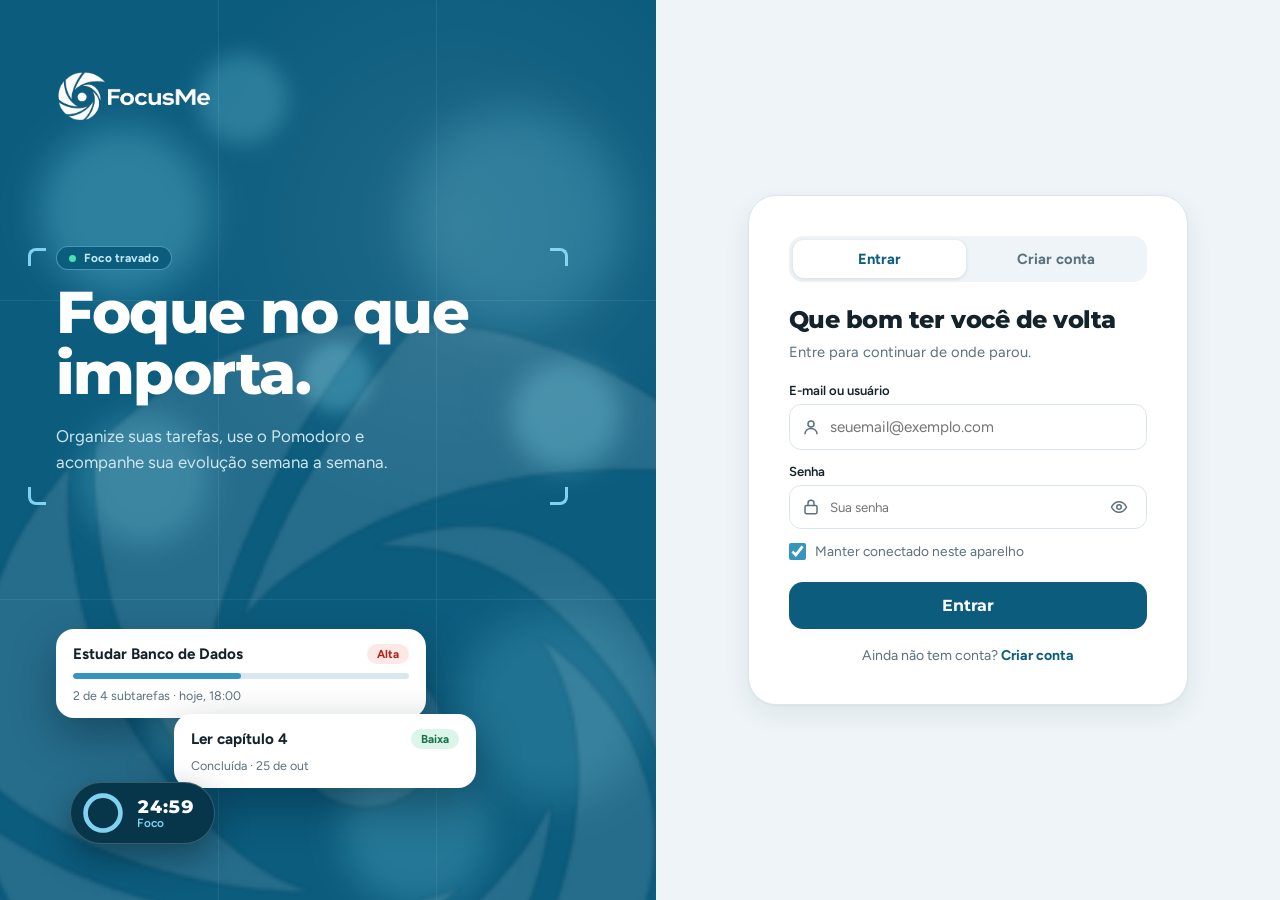
<file: FocusMe-main/index.html>
<!DOCTYPE html>
<html lang="pt-BR">
<head>
    <meta charset="UTF-8">
    <meta name="viewport" content="width=device-width, initial-scale=1.0">
    <meta name="theme-color" content="#0c5c7e">
    <meta name="focusme-app" content="1">
    <link rel="icon" type="image/svg+xml" href="data:image/svg+xml,%3Csvg xmlns='http://www.w3.org/2000/svg' viewBox='0 0 64 64'%3E%3Crect width='64' height='64' rx='16' fill='%230c5c7e'/%3E%3Ccircle cx='32' cy='32' r='15' fill='none' stroke='white' stroke-width='6'/%3E%3Ccircle cx='32' cy='32' r='5' fill='white'/%3E%3C/svg%3E">
    <title>FocusMe - Gerenciador de Tarefas e Pomodoro</title>
    <link rel="preconnect" href="https://fonts.googleapis.com">
    <link rel="preconnect" href="https://fonts.gstatic.com" crossorigin>
    <link href="https://fonts.googleapis.com/css2?family=Figtree:wght@400;500;600;700&family=Montserrat:wght@500;600;700;800&display=swap" rel="stylesheet">
    <link rel="stylesheet" href="css/style.css">
</head>
<body>

    <!-- ===================== LOGIN / CADASTRO ===================== -->
    <div id="telaLogin" class="auth">
        <section class="auth-hero">
            <div class="hero-grade" aria-hidden="true"></div>
            <div class="hero-bokeh" aria-hidden="true"><span style="--x:6%;--y:14%;--s:170px;--b:18px;--o:.5;--p:.7;--t:21s"></span><span style="--x:30%;--y:6%;--s:90px;--b:10px;--o:.42;--p:.4;--t:17s"></span><span style="--x:62%;--y:12%;--s:220px;--b:22px;--o:.34;--p:.9;--t:25s"></span><span style="--x:78%;--y:40%;--s:110px;--b:12px;--o:.5;--p:.5;--t:19s"></span><span style="--x:12%;--y:46%;--s:130px;--b:14px;--o:.38;--p:.8;--t:23s"></span><span style="--x:46%;--y:38%;--s:70px;--b:8px;--o:.5;--p:.3;--t:16s"></span><span style="--x:70%;--y:68%;--s:190px;--b:20px;--o:.3;--p:.6;--t:27s"></span><span style="--x:22%;--y:74%;--s:100px;--b:11px;--o:.46;--p:.5;--t:20s"></span><span style="--x:52%;--y:84%;--s:150px;--b:16px;--o:.36;--p:.8;--t:24s"></span></div>
            <div class="hero-lente" aria-hidden="true"></div>
            <img src="img/logo_focusME_1.PNG" alt="FocusMe" class="hero-logo">

            <div class="hero-texto">
                <span class="canto c1" aria-hidden="true"></span><span class="canto c2" aria-hidden="true"></span><span class="canto c3" aria-hidden="true"></span><span class="canto c4" aria-hidden="true"></span>
                <span class="hero-af" aria-hidden="true"><i></i>Foco travado</span>
                <h1 class="hero-titulo">Foque no que importa.</h1>
                <p class="hero-sub">Organize suas tarefas, use o Pomodoro e acompanhe sua evolução semana a semana.</p>
            </div>

            <div class="hero-previa" aria-hidden="true">
                <div class="mock-card mock-um">
                    <div class="mock-linha">
                        <strong>Estudar Banco de Dados</strong>
                        <span class="mock-chip">Alta</span>
                    </div>
                    <div class="mock-barra"><i></i></div>
                    <small>2 de 4 subtarefas &middot; hoje, 18:00</small>
                </div>
                <div class="mock-card mock-dois">
                    <div class="mock-linha">
                        <strong>Ler capítulo 4</strong>
                        <span class="mock-chip baixa">Baixa</span>
                    </div>
                    <small>Concluída &middot; 25 de out</small>
                </div>
                <div class="mock-timer">
                    <svg viewBox="0 0 48 48"><circle class="t" cx="24" cy="24" r="19"/><circle class="p" cx="24" cy="24" r="19"/></svg>
                    <div><b>24:59</b><span>Foco</span></div>
                </div>
            </div>
        </section>

        <main class="auth-painel">
            <div class="auth-card">
                <div class="auth-abas" role="tablist" aria-label="Acesso">
                    <button type="button" role="tab" id="abaEntrar" class="ativo" aria-selected="true" data-aba="entrar">Entrar</button>
                    <button type="button" role="tab" id="abaCadastrar" aria-selected="false" data-aba="cadastrar">Criar conta</button>
                </div>

                <form id="formLogin" novalidate>
                    <h2 class="auth-titulo">Que bom ter você de volta</h2>
                    <p class="auth-sub">Entre para continuar de onde parou.</p>
                    <div class="campo">
                    <label for="loginUsuario">E-mail ou usuário</label>
                    <div class="campo-caixa"><svg class="ico" viewBox="0 0 24 24" aria-hidden="true"><circle cx="12" cy="8" r="4"/><path d="M4 21c0-4 3.6-7 8-7s8 3 8 7"/></svg><input type="text" id="loginUsuario" placeholder="seuemail@exemplo.com" autocomplete="username" ></div>
                    <p class="campo-erro" id="loginUsuarioErro" role="alert"></p>
                </div>
                    <div class="campo">
                    <label for="loginSenha">Senha</label>
                    <div class="campo-caixa"><svg class="ico" viewBox="0 0 24 24" aria-hidden="true"><rect x="4" y="10" width="16" height="11" rx="2"/><path d="M8 10V7a4 4 0 0 1 8 0v3"/></svg><input type="password" id="loginSenha" placeholder="Sua senha" autocomplete="current-password" ><button type="button" class="btn-olho" data-alvo="loginSenha" aria-label="Mostrar senha"><svg class="ico" viewBox="0 0 24 24" aria-hidden="true"><path d="M2 12s3.6-7 10-7 10 7 10 7-3.6 7-10 7S2 12 2 12Z"/><circle cx="12" cy="12" r="3"/></svg></button></div>
                    <p class="campo-erro" id="loginSenhaErro" role="alert"></p>
                </div>
                    <label class="auth-check"><input type="checkbox" id="loginLembrar" checked><span>Manter conectado neste aparelho</span></label>
                    <p class="auth-erro" id="loginErro" role="alert"></p>
                    <button type="submit" class="btn-auth">Entrar</button>
                    <p class="auth-troca">Ainda não tem conta? <button type="button" class="link-btn" data-aba="cadastrar">Criar conta</button></p>
                </form>

                <form id="formCadastro" class="oculto" novalidate>
                    <h2 class="auth-titulo">Crie sua conta</h2>
                    <p class="auth-sub">Leva menos de um minuto. Suas tarefas ficam salvas neste navegador.</p>
                    <div class="campo">
                    <label for="cadNome">Nome</label>
                    <div class="campo-caixa"><svg class="ico" viewBox="0 0 24 24" aria-hidden="true"><circle cx="12" cy="8" r="4"/><path d="M4 21c0-4 3.6-7 8-7s8 3 8 7"/></svg><input type="text" id="cadNome" placeholder="Como devemos te chamar?" autocomplete="name" maxlength="40"></div>
                    <p class="campo-erro" id="cadNomeErro" role="alert"></p>
                </div>
                    <div class="auth-duo">
                    <div class="campo">
                    <label for="cadUsuario">Usuário</label>
                    <div class="campo-caixa"><svg class="ico" viewBox="0 0 24 24" aria-hidden="true"><circle cx="12" cy="12" r="4"/><path d="M16 8v5a3 3 0 0 0 6 0v-1a10 10 0 1 0-4 8"/></svg><input type="text" id="cadUsuario" placeholder="seu.usuario" autocomplete="username" maxlength="20"></div>
                    <p class="campo-erro" id="cadUsuarioErro" role="alert"></p>
                </div>
                    <div class="campo">
                    <label for="cadEmail">E-mail</label>
                    <div class="campo-caixa"><svg class="ico" viewBox="0 0 24 24" aria-hidden="true"><rect x="3" y="5" width="18" height="14" rx="2"/><path d="m3 7 9 6 9-6"/></svg><input type="text" id="cadEmail" placeholder="voce@exemplo.com" autocomplete="email" ></div>
                    <p class="campo-erro" id="cadEmailErro" role="alert"></p>
                </div>
                    </div>
                    <div class="campo">
                    <label for="cadSenha">Senha</label>
                    <div class="campo-caixa"><svg class="ico" viewBox="0 0 24 24" aria-hidden="true"><rect x="4" y="10" width="16" height="11" rx="2"/><path d="M8 10V7a4 4 0 0 1 8 0v3"/></svg><input type="password" id="cadSenha" placeholder="Mínimo de 6 caracteres" autocomplete="new-password" ><button type="button" class="btn-olho" data-alvo="cadSenha" aria-label="Mostrar senha"><svg class="ico" viewBox="0 0 24 24" aria-hidden="true"><path d="M2 12s3.6-7 10-7 10 7 10 7-3.6 7-10 7S2 12 2 12Z"/><circle cx="12" cy="12" r="3"/></svg></button></div>
                    <p class="campo-erro" id="cadSenhaErro" role="alert"></p>
                </div>
                    <div class="forca" id="forcaSenha" aria-hidden="true"><span></span><span></span><span></span><span></span><em id="forcaTexto"></em></div>
                    <div class="campo">
                    <label for="cadConfirmar">Confirmar senha</label>
                    <div class="campo-caixa"><svg class="ico" viewBox="0 0 24 24" aria-hidden="true"><rect x="4" y="10" width="16" height="11" rx="2"/><path d="M8 10V7a4 4 0 0 1 8 0v3"/></svg><input type="password" id="cadConfirmar" placeholder="Repita a senha" autocomplete="new-password" ><button type="button" class="btn-olho" data-alvo="cadConfirmar" aria-label="Mostrar senha"><svg class="ico" viewBox="0 0 24 24" aria-hidden="true"><path d="M2 12s3.6-7 10-7 10 7 10 7-3.6 7-10 7S2 12 2 12Z"/><circle cx="12" cy="12" r="3"/></svg></button></div>
                    <p class="campo-erro" id="cadConfirmarErro" role="alert"></p>
                </div>
                    <button type="submit" class="btn-auth">Criar conta e entrar</button>
                    <p class="auth-troca">Já tem conta? <button type="button" class="link-btn" data-aba="entrar">Entrar</button></p>
                </form>
            </div>
        </main>
    </div>

    <!-- ===================== APLICATIVO ===================== -->
    <div id="telaApp" class="app-container oculto">

        <div class="mobile-navbar">
            <button id="btnToggleMenu" class="btn-menu-toggle" aria-label="Abrir menu"><svg class="ico" viewBox="0 0 24 24" aria-hidden="true"><path d="M4 7h16M4 12h16M4 17h16"/></svg></button>
            <img src="img/logo_focusME_1.PNG" alt="FocusMe" class="mobile-logo-img">
            <button type="button" id="btnPerfilMobile" class="avatar avatar-nav" aria-label="Abrir minha conta">?</button>
        </div>

        <div id="menuOverlay" class="menu-overlay oculto"></div>

        <aside id="sidebar" class="sidebar">
            <div class="sidebar-header">
                <img src="img/logo_focusME_1.PNG" alt="FocusMe" class="sidebar-logo-img">
                <button id="btnFecharMenu" class="btn-menu-fechar" aria-label="Fechar menu"><svg class="ico" viewBox="0 0 24 24" aria-hidden="true"><path d="M6 6l12 12M18 6 6 18"/></svg></button>
            </div>
            <div class="sidebar-lente lente-marca" aria-hidden="true"></div>
            <button type="button" id="btnPaleta" class="sidebar-busca" aria-label="Abrir a paleta de comandos"><svg class="ico" viewBox="0 0 24 24" aria-hidden="true"><circle cx="11" cy="11" r="7"/><path d="m20 20-3.5-3.5"/></svg><span>Buscar…</span><kbd id="atalhoPaleta">Ctrl K</kbd></button>
            <ul id="menuFiltros">
                <li data-filtro="todas" class="ativo" tabindex="0"><svg class="ico" viewBox="0 0 24 24" aria-hidden="true"><path d="M8 6h13M8 12h13M8 18h13M3 6h.01M3 12h.01M3 18h.01"/></svg><span>Todas as Tarefas</span></li>
                <li data-filtro="pendentes" tabindex="0"><svg class="ico" viewBox="0 0 24 24" aria-hidden="true"><circle cx="12" cy="12" r="9"/><path d="M12 7v5l3 2"/></svg><span>Pendentes</span><em class="nav-badge oculto" id="badgePendentes">0</em></li>
                <li data-filtro="concluidas" tabindex="0"><svg class="ico" viewBox="0 0 24 24" aria-hidden="true"><circle cx="12" cy="12" r="9"/><path d="m8.5 12.5 2.5 2.5 4.5-5"/></svg><span>Concluídas</span></li>
                <li data-filtro="pomodoro" tabindex="0"><svg class="ico" viewBox="0 0 24 24" aria-hidden="true"><circle cx="12" cy="13.5" r="7.5"/><path d="M12 9.5v4l2.2 1.6M9.5 2.5h5"/></svg><span>Pomodoro</span></li>
                <li data-filtro="estatisticas" tabindex="0"><svg class="ico" viewBox="0 0 24 24" aria-hidden="true"><path d="M4 20V11M10 20V4M16 20v-6M22 20H2"/></svg><span>Progresso &amp; Streak</span></li>
            </ul>

            <div class="sidebar-rodape">
                <button id="btnModoNoturno" class="btn-tema"><svg class="ico" viewBox="0 0 24 24" aria-hidden="true"><path d="M20 14.5A8.5 8.5 0 0 1 9.5 4a8.5 8.5 0 1 0 10.5 10.5Z"/></svg><span>Modo Noturno</span></button>
                <div class="sidebar-usuario">
                    <button type="button" id="btnPerfil" class="usuario-link" aria-label="Abrir minha conta" title="Minha conta">
                        <span class="avatar" id="avatarUsuario">?</span>
                        <span class="usuario-info">
                            <strong id="nomeUsuario">Visitante</strong>
                            <span id="usuarioArroba"></span>
                        </span>
                    </button>
                    <button id="btnSair" class="btn-sair" aria-label="Sair da conta" title="Sair"><svg class="ico" viewBox="0 0 24 24" aria-hidden="true"><path d="M9 21H5a2 2 0 0 1-2-2V5a2 2 0 0 1 2-2h4M16 17l5-5-5-5M21 12H9"/></svg></button>
                </div>
            </div>
        </aside>

        <div class="main-content">

            <header class="topo">
                <div class="topo-titulo">
                    <p id="saudacao" class="saudacao"></p>
                    <h1 id="tituloFiltroAtual">Todas as Tarefas</h1>
                    <div id="resumoHoje" class="resumo-hoje"></div>
                </div>
                <div class="app-header">
                    <select id="ordenacaoTarefas" class="select-ordenacao" aria-label="Ordenar tarefas">
                        <option value="padrao">Ordenar por...</option>
                        <option value="criacao-novo">Criação: Mais recentes</option>
                        <option value="criacao-antigo">Criação: Mais antigas</option>
                        <option value="prio-alta">Prioridade: Alta para Baixa</option>
                        <option value="prio-baixa">Prioridade: Baixa para Alta</option>
                        <option value="data-perto">Prazo: Mais próximo</option>
                        <option value="data-longe">Prazo: Mais distante</option>
                    </select>
                    <button id="btnNovaTarefa" class="btn-primary"><svg class="ico" viewBox="0 0 24 24" aria-hidden="true"><path d="M12 5v14M5 12h14"/></svg><span>Nova Tarefa</span></button>
                </div>
            </header>

            <section id="barraProgressoDiaria" class="progress-container">
                <div class="progress-lente lente-marca" aria-hidden="true"></div>
                <div class="progress-numero"><span id="progressPercentage">0%</span></div>
                <div class="progress-corpo">
                    <div class="progress-text"><span>Progresso do Dia</span><em id="progressMensagem"></em></div>
                    <div class="progress-bar-bg"><div id="progressBarFill" class="progress-bar-fill"></div></div>
                    <div id="progressCount" class="progress-count">0 de 0 tarefas concluídas</div>
                </div>
            </section>

            <form id="quickAdd" class="quick-add" autocomplete="off">
                <div class="quick-campo">
                    <svg class="ico" viewBox="0 0 24 24" aria-hidden="true"><path d="M12 5v14M5 12h14"/></svg>
                    <input type="text" id="quickAddInput" maxlength="140" placeholder="Adicione rápido: estudar BD amanhã 18h !alta" aria-label="Adicionar tarefa rápida">
                    <kbd class="quick-dica" title="Atalho: tecla /">/</kbd>
                </div>
                <div id="quickPrevia" class="quick-previa" aria-live="polite"></div>
            </form>

            <ul id="listaTarefas" class="task-list"></ul>

            <div id="containerPomodoro" class="oculto">
                <div class="pomodoro-box estado-foco" id="pomodoroBoxCard">

                    <button type="button" id="btnTelaCheia" class="btn-tela-cheia" aria-label="Abrir o modo foco em tela cheia" title="Modo foco em tela cheia (F)"><svg class="ico" viewBox="0 0 24 24" aria-hidden="true"><path d="M4 9V4h5M20 9V4h-5M4 15v5h5M20 15v5h-5"/></svg></button>


                    <div class="pomodoro-anel">
                        <div class="anel-lente" aria-hidden="true"></div>
                        <svg viewBox="-14 -14 228 228" aria-hidden="true">
                            <g class="anel-marcas" id="pomodoroMarcas"><line class="on maior" x1="201.00" y1="100.00" x2="210.00" y2="100.00"/><line class="on" x1="200.45" y1="110.56" x2="205.42" y2="111.08"/><line class="on" x1="198.79" y1="121.00" x2="203.68" y2="122.04"/><line class="on" x1="196.06" y1="131.21" x2="200.81" y2="132.76"/><line class="on" x1="192.27" y1="141.08" x2="196.84" y2="143.11"/><line class="on maior" x1="187.47" y1="150.50" x2="195.26" y2="155.00"/><line class="on" x1="181.71" y1="159.37" x2="185.76" y2="162.31"/><line class="on" x1="175.06" y1="167.58" x2="178.77" y2="170.93"/><line class="on" x1="167.58" y1="175.06" x2="170.93" y2="178.77"/><line class="on" x1="159.37" y1="181.71" x2="162.31" y2="185.76"/><line class="on maior" x1="150.50" y1="187.47" x2="155.00" y2="195.26"/><line class="on" x1="141.08" y1="192.27" x2="143.11" y2="196.84"/><line class="on" x1="131.21" y1="196.06" x2="132.76" y2="200.81"/><line class="on" x1="121.00" y1="198.79" x2="122.04" y2="203.68"/><line class="on" x1="110.56" y1="200.45" x2="111.08" y2="205.42"/><line class="on maior" x1="100.00" y1="201.00" x2="100.00" y2="210.00"/><line class="on" x1="89.44" y1="200.45" x2="88.92" y2="205.42"/><line class="on" x1="79.00" y1="198.79" x2="77.96" y2="203.68"/><line class="on" x1="68.79" y1="196.06" x2="67.24" y2="200.81"/><line class="on" x1="58.92" y1="192.27" x2="56.89" y2="196.84"/><line class="on maior" x1="49.50" y1="187.47" x2="45.00" y2="195.26"/><line class="on" x1="40.63" y1="181.71" x2="37.69" y2="185.76"/><line class="on" x1="32.42" y1="175.06" x2="29.07" y2="178.77"/><line class="on" x1="24.94" y1="167.58" x2="21.23" y2="170.93"/><line class="on" x1="18.29" y1="159.37" x2="14.24" y2="162.31"/><line class="on maior" x1="12.53" y1="150.50" x2="4.74" y2="155.00"/><line class="on" x1="7.73" y1="141.08" x2="3.16" y2="143.11"/><line class="on" x1="3.94" y1="131.21" x2="-0.81" y2="132.76"/><line class="on" x1="1.21" y1="121.00" x2="-3.68" y2="122.04"/><line class="on" x1="-0.45" y1="110.56" x2="-5.42" y2="111.08"/><line class="on maior" x1="-1.00" y1="100.00" x2="-10.00" y2="100.00"/><line class="on" x1="-0.45" y1="89.44" x2="-5.42" y2="88.92"/><line class="on" x1="1.21" y1="79.00" x2="-3.68" y2="77.96"/><line class="on" x1="3.94" y1="68.79" x2="-0.81" y2="67.24"/><line class="on" x1="7.73" y1="58.92" x2="3.16" y2="56.89"/><line class="on maior" x1="12.53" y1="49.50" x2="4.74" y2="45.00"/><line class="on" x1="18.29" y1="40.63" x2="14.24" y2="37.69"/><line class="on" x1="24.94" y1="32.42" x2="21.23" y2="29.07"/><line class="on" x1="32.42" y1="24.94" x2="29.07" y2="21.23"/><line class="on" x1="40.63" y1="18.29" x2="37.69" y2="14.24"/><line class="on maior" x1="49.50" y1="12.53" x2="45.00" y2="4.74"/><line class="on" x1="58.92" y1="7.73" x2="56.89" y2="3.16"/><line class="on" x1="68.79" y1="3.94" x2="67.24" y2="-0.81"/><line class="on" x1="79.00" y1="1.21" x2="77.96" y2="-3.68"/><line class="on" x1="89.44" y1="-0.45" x2="88.92" y2="-5.42"/><line class="on maior" x1="100.00" y1="-1.00" x2="100.00" y2="-10.00"/><line class="on" x1="110.56" y1="-0.45" x2="111.08" y2="-5.42"/><line class="on" x1="121.00" y1="1.21" x2="122.04" y2="-3.68"/><line class="on" x1="131.21" y1="3.94" x2="132.76" y2="-0.81"/><line class="on" x1="141.08" y1="7.73" x2="143.11" y2="3.16"/><line class="on maior" x1="150.50" y1="12.53" x2="155.00" y2="4.74"/><line class="on" x1="159.37" y1="18.29" x2="162.31" y2="14.24"/><line class="on" x1="167.58" y1="24.94" x2="170.93" y2="21.23"/><line class="on" x1="175.06" y1="32.42" x2="178.77" y2="29.07"/><line class="on" x1="181.71" y1="40.63" x2="185.76" y2="37.69"/><line class="on maior" x1="187.47" y1="49.50" x2="195.26" y2="45.00"/><line class="on" x1="192.27" y1="58.92" x2="196.84" y2="56.89"/><line class="on" x1="196.06" y1="68.79" x2="200.81" y2="67.24"/><line class="on" x1="198.79" y1="79.00" x2="203.68" y2="77.96"/><line class="on" x1="200.45" y1="89.44" x2="205.42" y2="88.92"/></g>
                            <circle class="anel-miolo" cx="100" cy="100" r="80"></circle>
                            <circle class="anel-trilho" cx="100" cy="100" r="90"></circle>
                            <circle id="timerProgressFill" class="anel-progresso" cx="100" cy="100" r="90"></circle>
                            <g id="timerKnob" class="anel-knob"><circle cx="190" cy="100" r="7.5"></circle></g>
                        </svg>
                        <div class="anel-texto">
                            <div id="pomodoroEstado">Foco</div>
                            <div id="pomodoroTimer" role="timer">25:00</div>
                            <div id="pomodoroProximo">Depois: pausa de 5 min</div>
                        </div>
                    </div>

                    <div id="pomodoroTarefa" class="pomodoro-tarefa oculto">
                        <span class="pt-rotulo">Focando em</span>
                        <strong id="pomodoroTarefaNome"></strong>
                        <button type="button" id="btnLimparTarefa" aria-label="Tirar a tarefa do foco" title="Tirar do foco"><svg class="ico" viewBox="0 0 24 24" aria-hidden="true"><path d="M6 6l12 12M18 6 6 18"/></svg></button>
                    </div>

                    <div class="pomodoro-ciclos">
                        <div class="ciclos-pontos" id="pomodoroPontos" aria-hidden="true">
                            <span></span><span></span><span></span><span></span>
                        </div>
                        <div id="pomodoroCiclosContador">Ciclos concluídos: 0 de 4</div>
                        <div id="pomodoroHoje" class="pomodoro-hoje"></div>
                    </div>

                    <div class="pomodoro-controls">
                        <button id="btnPomodoroIniciar" class="btn-pomodoro-play">
                            <svg viewBox="0 0 24 24" aria-hidden="true"><path d="M8 5.5v13a1 1 0 0 0 1.5.86l10.5-6.5a1 1 0 0 0 0-1.72L9.5 4.64A1 1 0 0 0 8 5.5Z"/></svg>
                            Iniciar
                        </button>
                        <button id="btnPomodoroPausar" class="btn-pomodoro-pause">
                            <svg viewBox="0 0 24 24" aria-hidden="true"><rect x="6" y="5" width="4" height="14" rx="1.2"/><rect x="14" y="5" width="4" height="14" rx="1.2"/></svg>
                            Pausar
                        </button>
                        <button id="btnPomodoroParar" class="btn-pomodoro-stop">
                            <svg viewBox="0 0 24 24" aria-hidden="true"><path d="M4 12a8 8 0 1 0 2.6-5.9M4 4v4.5h4.5" fill="none" stroke="currentColor" stroke-width="2.2" stroke-linecap="round" stroke-linejoin="round"/></svg>
                            Parar
                        </button>
                    </div>

                    <div class="bloqueio-status" id="bloqueioStatus" data-estado="ausente">
                        <span class="bs-ponto"></span>
                        <span id="bloqueioTexto">Extensão de bloqueio não detectada</span>
                        <button type="button" id="btnComoAtivar" class="link-btn">Ativar</button>
                    </div>
                    <p class="atalhos"><kbd>Espaço</kbd> inicia e pausa &nbsp;·&nbsp; <kbd>F</kbd> tela cheia</p>

                    <details class="pomodoro-config">
                        <summary>Configurações do Ciclo</summary>
                        <div class="pomodoro-campos">
                            <div class="pomodoro-campo">
                                <label for="pomodoroTempoFoco">Foco</label>
                                <div class="campo-min"><input type="number" id="pomodoroTempoFoco" value="25" min="15" max="60"><span>min</span></div>
                            </div>
                            <div class="pomodoro-campo">
                                <label for="pomodoroTempoPausa">Pausa</label>
                                <div class="campo-min"><input type="number" id="pomodoroTempoPausa" value="5" min="1" max="30"><span>min</span></div>
                            </div>
                            <div class="pomodoro-campo">
                                <label for="pomodoroTempoPausaLonga">Pausa longa</label>
                                <div class="campo-min"><input type="number" id="pomodoroTempoPausaLonga" value="15" min="1" max="30"><span>min</span></div>
                            </div>
                        </div>
                        <div class="pomodoro-prefs">
                            <label class="pomodoro-auto" for="prefPausarAoSair">
                                <input type="checkbox" id="prefPausarAoSair" checked>
                                <span>Pausar o ciclo ao sair da aba</span>
                            </label>
                            <label class="pomodoro-auto" for="prefSom">
                                <input type="checkbox" id="prefSom" checked>
                                <span>Tocar um som ao terminar o ciclo</span>
                            </label>
                            <label class="pomodoro-auto" for="prefBloquearRedes">
                                <input type="checkbox" id="prefBloquearRedes" checked>
                                <span>Bloquear redes sociais durante o foco</span>
                            </label>
                        </div>
                        <label class="pomodoro-auto" for="pomodoroAutoStart">
                            <input type="checkbox" id="pomodoroAutoStart">
                            <span>Iniciar próximo ciclo automaticamente</span>
                        </label>
                    </details>
                </div>
            </div>

            <div id="containerPerfil" class="oculto">
                <div class="perfil">
                    <button type="button" id="perfilVoltar" class="perfil-voltar"><svg class="ico" viewBox="0 0 24 24" aria-hidden="true"><path d="M19 12H5M11 6l-6 6 6 6"/></svg>Voltar ao painel</button>

                    <header class="perfil-cab">
                        <div class="perfil-avatar-wrap">
                            <div class="avatar avatar-xl" id="perfilAvatar">?</div>
                            <button type="button" id="perfilAvatarBtn" class="perfil-avatar-btn" aria-label="Alterar foto de perfil" title="Alterar foto"><svg class="ico" viewBox="0 0 24 24" aria-hidden="true"><path d="M4 8h3l2-3h6l2 3h3v11H4Z"/><circle cx="12" cy="13" r="3.5"/></svg></button>
                        </div>
                        <div class="perfil-id">
                            <h2 id="perfilNome">Nome</h2>
                            <p id="perfilEmailCab" class="perfil-email"></p>
                            <p id="perfilMembro" class="perfil-sub"></p>
                        </div>
                    </header>

                    <nav class="perfil-abas" role="tablist" aria-label="Seções da conta">
                        <button type="button" role="tab" class="perfil-aba ativo" id="tab-geral" data-aba="geral" aria-controls="painel-geral" aria-selected="true">Visão geral</button>
                        <button type="button" role="tab" class="perfil-aba" id="tab-dados" data-aba="dados" aria-controls="painel-dados" aria-selected="false" tabindex="-1">Dados pessoais</button>
                        <button type="button" role="tab" class="perfil-aba" id="tab-seguranca" data-aba="seguranca" aria-controls="painel-seguranca" aria-selected="false" tabindex="-1">Segurança</button>
                        <button type="button" role="tab" class="perfil-aba" id="tab-preferencias" data-aba="preferencias" aria-controls="painel-preferencias" aria-selected="false" tabindex="-1">Preferências</button>
                        <button type="button" role="tab" class="perfil-aba" id="tab-privacidade" data-aba="privacidade" aria-controls="painel-privacidade" aria-selected="false" tabindex="-1">Privacidade e conta</button>
                    </nav>

                    <!-- VISÃO GERAL -->
                    <section class="perfil-painel" id="painel-geral" data-aba="geral" role="tabpanel" aria-labelledby="tab-geral">
                        <div class="perfil-cartao">
                            <div class="perfil-cartao-topo">
                                <h3>Informações da conta</h3>
                                <button type="button" class="btn-primary" data-ir="dados">Editar perfil</button>
                            </div>
                            <dl class="perfil-lista" id="perfilResumo"></dl>
                        </div>
                        <div class="perfil-numeros" id="perfilNumeros"></div>
                    </section>

                    <!-- DADOS PESSOAIS -->
                    <section class="perfil-painel oculto" id="painel-dados" data-aba="dados" role="tabpanel" aria-labelledby="tab-dados">
                        <form class="perfil-cartao" id="formPerfil" novalidate>
                            <div class="perfil-cartao-topo"><h3>Dados pessoais</h3></div>

                            <div class="avatar-edit">
                                <div class="avatar avatar-xl" id="perfAvatarPrev">?</div>
                                <div class="avatar-edit-corpo">
                                    <div class="avatar-edit-botoes">
                                        <button type="button" class="btn-fantasma" id="perfEnviarFoto">Enviar foto</button>
                                        <button type="button" class="btn-fantasma" id="perfRemoverFoto">Remover foto</button>
                                    </div>
                                    <div class="cores" id="perfCores" role="group" aria-label="Cor do avatar"></div>
                                    <p class="campo-erro" id="perfFotoErro" role="alert"></p>
                                    <input type="file" id="perfArquivo" accept="image/png,image/jpeg,image/webp,image/gif" hidden>
                                </div>
                            </div>

                            <div class="perfil-grade">
                                <div class="campo">
                                <label for="perfNome">Nome completo</label>
                                <div class="campo-caixa"><svg class="ico" viewBox="0 0 24 24" aria-hidden="true"><circle cx="12" cy="8" r="4"/><path d="M4 21c0-4 3.6-7 8-7s8 3 8 7"/></svg><input type="text" id="perfNome" placeholder="Seu nome completo" autocomplete="name" maxlength="60"></div>
                                <p class="campo-erro" id="perfNomeErro" role="alert"></p>
                            </div>
                                <div class="campo">
                                <label for="perfUsuario">Nome de usuário</label>
                                <div class="campo-caixa"><svg class="ico" viewBox="0 0 24 24" aria-hidden="true"><circle cx="12" cy="12" r="4"/><path d="M16 8v5a3 3 0 0 0 6 0v-1a10 10 0 1 0-4 8"/></svg><input type="text" id="perfUsuario" placeholder="seu.usuario" autocomplete="username" maxlength="20"></div>
                                <p class="campo-erro" id="perfUsuarioErro" role="alert"></p>
                            </div>
                                <div class="campo">
                                <label for="perfEmail">E-mail</label>
                                <div class="campo-caixa"><svg class="ico" viewBox="0 0 24 24" aria-hidden="true"><rect x="3" y="5" width="18" height="14" rx="2"/><path d="m3 7 9 6 9-6"/></svg><input type="text" id="perfEmail" placeholder="voce@exemplo.com" autocomplete="email" ></div>
                                <p class="campo-erro" id="perfEmailErro" role="alert"></p>
                            </div>
                                <div class="campo">
                                <label for="perfTelefone">Telefone (opcional)</label>
                                <div class="campo-caixa"><svg class="ico" viewBox="0 0 24 24" aria-hidden="true"><path d="M5 4h4l2 5-2.5 1.5a11 11 0 0 0 5 5L15 13l5 2v4a2 2 0 0 1-2 2A16 16 0 0 1 3 6a2 2 0 0 1 2-2Z"/></svg><input type="text" id="perfTelefone" placeholder="(11) 91234-5678" autocomplete="tel" maxlength="15" inputmode="tel"></div>
                                <p class="campo-erro" id="perfTelefoneErro" role="alert"></p>
                            </div>
                            </div>

                            <div id="perfSenhaGrupo" class="perfil-confirma oculto">
                                <p class="perfil-aviso">Você está alterando o e-mail ou o nome de usuário, que servem para entrar na conta. Confirme com a sua senha atual.</p>
                                <div class="campo">
                                <label for="perfSenhaConfirma">Senha atual</label>
                                <div class="campo-caixa"><svg class="ico" viewBox="0 0 24 24" aria-hidden="true"><rect x="4" y="10" width="16" height="11" rx="2"/><path d="M8 10V7a4 4 0 0 1 8 0v3"/></svg><input type="password" id="perfSenhaConfirma" placeholder="Sua senha atual" autocomplete="current-password" ><button type="button" class="btn-olho" data-alvo="perfSenhaConfirma" aria-label="Mostrar senha"><svg class="ico" viewBox="0 0 24 24" aria-hidden="true"><path d="M2 12s3.6-7 10-7 10 7 10 7-3.6 7-10 7S2 12 2 12Z"/><circle cx="12" cy="12" r="3"/></svg></button></div>
                                <p class="campo-erro" id="perfSenhaConfirmaErro" role="alert"></p>
                            </div>
                            </div>

                            <p class="auth-erro" id="perfFormErro" role="alert"></p>
                            <div class="perfil-acoes">
                                <button type="button" class="btn-fantasma" id="perfDescartar" disabled>Descartar</button>
                                <button type="submit" class="btn-primary" id="perfSalvar" disabled><span>Salvar alterações</span></button>
                            </div>
                        </form>
                    </section>

                    <!-- SEGURANÇA -->
                    <section class="perfil-painel oculto" id="painel-seguranca" data-aba="seguranca" role="tabpanel" aria-labelledby="tab-seguranca">
                        <form class="perfil-cartao" id="formSenha" novalidate>
                            <div class="perfil-cartao-topo"><h3>Alterar senha</h3></div>
                            <div class="campo">
                                <label for="senhaAtual">Senha atual</label>
                                <div class="campo-caixa"><svg class="ico" viewBox="0 0 24 24" aria-hidden="true"><rect x="4" y="10" width="16" height="11" rx="2"/><path d="M8 10V7a4 4 0 0 1 8 0v3"/></svg><input type="password" id="senhaAtual" placeholder="Sua senha atual" autocomplete="current-password" ><button type="button" class="btn-olho" data-alvo="senhaAtual" aria-label="Mostrar senha"><svg class="ico" viewBox="0 0 24 24" aria-hidden="true"><path d="M2 12s3.6-7 10-7 10 7 10 7-3.6 7-10 7S2 12 2 12Z"/><circle cx="12" cy="12" r="3"/></svg></button></div>
                                <p class="campo-erro" id="senhaAtualErro" role="alert"></p>
                            </div>
                            <div class="campo">
                                <label for="senhaNova">Nova senha</label>
                                <div class="campo-caixa"><svg class="ico" viewBox="0 0 24 24" aria-hidden="true"><rect x="4" y="10" width="16" height="11" rx="2"/><path d="M8 10V7a4 4 0 0 1 8 0v3"/></svg><input type="password" id="senhaNova" placeholder="Mínimo de 6 caracteres" autocomplete="new-password" ><button type="button" class="btn-olho" data-alvo="senhaNova" aria-label="Mostrar senha"><svg class="ico" viewBox="0 0 24 24" aria-hidden="true"><path d="M2 12s3.6-7 10-7 10 7 10 7-3.6 7-10 7S2 12 2 12Z"/><circle cx="12" cy="12" r="3"/></svg></button></div>
                                <p class="campo-erro" id="senhaNovaErro" role="alert"></p>
                            </div>
                            <div class="forca" id="forcaNova" aria-hidden="true"><span></span><span></span><span></span><span></span><em id="forcaNovaTexto"></em></div>
                            <div class="campo">
                                <label for="senhaConf">Confirmar nova senha</label>
                                <div class="campo-caixa"><svg class="ico" viewBox="0 0 24 24" aria-hidden="true"><rect x="4" y="10" width="16" height="11" rx="2"/><path d="M8 10V7a4 4 0 0 1 8 0v3"/></svg><input type="password" id="senhaConf" placeholder="Repita a nova senha" autocomplete="new-password" ><button type="button" class="btn-olho" data-alvo="senhaConf" aria-label="Mostrar senha"><svg class="ico" viewBox="0 0 24 24" aria-hidden="true"><path d="M2 12s3.6-7 10-7 10 7 10 7-3.6 7-10 7S2 12 2 12Z"/><circle cx="12" cy="12" r="3"/></svg></button></div>
                                <p class="campo-erro" id="senhaConfErro" role="alert"></p>
                            </div>
                            <ul class="requisitos" id="requisitosSenha" aria-label="Requisitos da senha">
                                <li data-req="min">Pelo menos 6 caracteres <b>(obrigatório)</b></li>
                                <li data-req="dif">Diferente da senha atual <b>(obrigatório)</b></li>
                                <li data-req="conf">Confirmação igual à nova senha <b>(obrigatório)</b></li>
                                <li data-req="dez">10 ou mais caracteres <b>(recomendado)</b></li>
                                <li data-req="mm">Letras maiúsculas e minúsculas <b>(recomendado)</b></li>
                                <li data-req="num">Pelo menos um número <b>(recomendado)</b></li>
                                <li data-req="sim">Pelo menos um símbolo <b>(recomendado)</b></li>
                            </ul>
                            <p class="auth-erro" id="senhaFormErro" role="alert"></p>
                            <div class="perfil-acoes">
                                <button type="submit" class="btn-primary" id="senhaSalvar"><span>Alterar senha</span></button>
                            </div>
                        </form>

                        <div class="perfil-cartao">
                            <div class="perfil-cartao-topo"><h3>Sessão neste aparelho</h3></div>
                            <p class="perfil-texto" id="sessaoTexto"></p>
                            <div class="perfil-acoes esquerda">
                                <button type="button" class="btn-fantasma" id="perfSairSessao"><svg class="ico" viewBox="0 0 24 24" aria-hidden="true"><path d="M9 21H5a2 2 0 0 1-2-2V5a2 2 0 0 1 2-2h4M16 17l5-5-5-5M21 12H9"/></svg>Encerrar sessão</button>
                            </div>
                            <p class="perfil-aviso">Recuperação de senha por e-mail, verificação de e-mail, autenticação em dois fatores e lista de dispositivos conectados dependem de um servidor, que este projeto ainda não tem. Eles não aparecem aqui para não prometer o que não funciona.</p>
                        </div>
                    </section>

                    <!-- PREFERÊNCIAS -->
                    <section class="perfil-painel oculto" id="painel-preferencias" data-aba="preferencias" role="tabpanel" aria-labelledby="tab-preferencias">
                        <div class="perfil-cartao">
                            <div class="perfil-cartao-topo"><h3>Aparência</h3></div>
                            <div class="segmentado neutro" role="radiogroup" aria-label="Tema">
                                <input type="radio" name="perfTema" id="perfTemaClaro" value="claro"><label for="perfTemaClaro">Claro</label>
                                <input type="radio" name="perfTema" id="perfTemaNoturno" value="noturno"><label for="perfTemaNoturno">Noturno</label>
                            </div>
                        </div>
                        <div class="perfil-cartao">
                            <div class="perfil-cartao-topo"><h3>Foco e Pomodoro</h3></div>
                            <div class="perfil-prefs">
                                <label class="pomodoro-auto" for="perfPrefSom"><input type="checkbox" id="perfPrefSom"><span>Tocar um som ao terminar o ciclo</span></label>
                                <label class="pomodoro-auto" for="perfPrefPausar"><input type="checkbox" id="perfPrefPausar"><span>Pausar o ciclo ao sair da aba</span></label>
                                <label class="pomodoro-auto" for="perfPrefBloquear"><input type="checkbox" id="perfPrefBloquear"><span>Bloquear redes sociais durante o foco (requer a extensão)</span></label>
                            </div>
                            <div class="perfil-acoes esquerda">
                                <button type="button" class="btn-fantasma" id="perfIrPomodoro">Ajustar os tempos do ciclo</button>
                            </div>
                        </div>
                    </section>

                    <!-- PRIVACIDADE E CONTA -->
                    <section class="perfil-painel oculto" id="painel-privacidade" data-aba="privacidade" role="tabpanel" aria-labelledby="tab-privacidade">
                        <div class="perfil-cartao">
                            <div class="perfil-cartao-topo"><h3>Dados armazenados</h3></div>
                            <dl class="perfil-lista" id="perfilDados"></dl>
                            <div class="perfil-acoes esquerda">
                                <button type="button" class="btn-fantasma" id="perfExportar"><svg class="ico" viewBox="0 0 24 24" aria-hidden="true"><path d="M12 4v11M7 11l5 5 5-5M5 20h14"/></svg>Baixar meus dados (JSON)</button>
                            </div>
                            <p class="perfil-aviso">Seus dados ficam somente neste navegador. O FocusMe não envia informações da sua conta a nenhum servidor, e a senha é guardada apenas como hash com salt.</p>
                        </div>

                        <form class="perfil-cartao perigo" id="formExcluir" novalidate>
                            <div class="perfil-cartao-topo"><h3>Excluir conta</h3></div>
                            <p class="perfil-texto">Apaga definitivamente o seu perfil, as suas tarefas, o histórico de foco, as distrações registradas e as preferências deste navegador. Não há como desfazer. Baixe os seus dados antes, se quiser guardá-los.</p>
                            <div class="campo">
                                <label for="excluirSenha">Confirme com a sua senha</label>
                                <div class="campo-caixa"><svg class="ico" viewBox="0 0 24 24" aria-hidden="true"><rect x="4" y="10" width="16" height="11" rx="2"/><path d="M8 10V7a4 4 0 0 1 8 0v3"/></svg><input type="password" id="excluirSenha" placeholder="Sua senha atual" autocomplete="current-password" ><button type="button" class="btn-olho" data-alvo="excluirSenha" aria-label="Mostrar senha"><svg class="ico" viewBox="0 0 24 24" aria-hidden="true"><path d="M2 12s3.6-7 10-7 10 7 10 7-3.6 7-10 7S2 12 2 12Z"/><circle cx="12" cy="12" r="3"/></svg></button></div>
                                <p class="campo-erro" id="excluirSenhaErro" role="alert"></p>
                            </div>
                            <div class="perfil-acoes">
                                <button type="submit" class="btn-primary perigo" id="excluirBtn"><svg class="ico" viewBox="0 0 24 24" aria-hidden="true"><path d="M4 7h16M10 11v6M14 11v6M6 7l1 13h10l1-13M9 7V4h6v3"/></svg><span>Excluir minha conta</span></button>
                            </div>
                        </form>
                    </section>
                </div>
            </div>

            <div id="containerEstatisticas" class="oculto">
                <div class="estatisticas-box">

                    <div class="ranking-card">
                        <div class="ranking-gauge" id="rankingGauge">
                            <svg viewBox="0 0 200 200" aria-hidden="true">
                                <circle class="gauge-trilho" cx="100" cy="100" r="88"></circle>
                                <circle id="rankingAnel" class="gauge-anel" cx="100" cy="100" r="88"></circle>
                            </svg>
                            <div id="rankingValor" class="ranking-valor">0%</div>
                        </div>
                        <div class="ranking-info">
                            <h2>Seu Ranking Atual</h2>
                            <div id="rankingNivel" class="ranking-nivel rank-aquecendo">Aquecendo</div>
                            <p id="rankingDescricao" class="ranking-descricao">Conclusão nos últimos 30 dias (0 de 0 tarefas)</p>
                        </div>
                    </div>

                    <ol class="ranking-escada" id="rankingEscada" aria-label="Níveis do ranking"></ol>

                    <div class="stat-tiles">
                        <div class="stat-tile"><strong id="statTotal">0</strong><span>Tarefas criadas</span></div>
                        <div class="stat-tile"><strong id="statConcluidas">0</strong><span>Concluídas</span></div>
                        <div class="stat-tile"><strong id="statPendentes">0</strong><span>Pendentes</span></div>
                        <div class="stat-tile"><strong id="statMelhor">–</strong><span>Melhor semana</span></div>
                    </div>

                    <div class="foco-card">
                        <div class="foco-card-topo">
                            <h3>Foco &amp; Distrações</h3>
                            <span>Últimos 7 dias</span>
                        </div>
                        <div class="foco-tiles">
                            <div><strong id="statFocoHoje" data-v="0">0 min</strong><span>Foco hoje</span></div>
                            <div><strong id="statCiclosFoco" data-v="0">0</strong><span>Ciclos de foco</span></div>
                            <div><strong id="statDistracoes" data-v="0">0</strong><span>Distrações hoje</span></div>
                            <div><strong id="statBarrados">–</strong><span>Acessos barrados</span></div>
                        </div>
                        <div id="focoGrafico" class="semanas-grafico foco-grafico" aria-hidden="true"></div>
                        <p class="foco-legenda"><i class="l-foco"></i>Minutos de foco<i class="l-dist"></i>Distrações</p>
                    </div>

                    <div class="streak-card">
                        <h3>Histórico de Conclusão Semanal</h3>
                        <div id="semanasGrafico" class="semanas-grafico" aria-hidden="true"></div>
                        <div id="listaSemanas" class="lista-semanas"></div>
                    </div>

                </div>
            </div>

        </div>
    </div>

    <!-- ===================== MODAL DE TAREFA ===================== -->
    <div id="modalTarefa" class="modal oculto">
        <div class="modal-content" role="dialog" aria-modal="true" aria-labelledby="tituloModalTarefa">
            <button id="fecharModal" class="close" type="button" aria-label="Fechar"><svg class="ico" viewBox="0 0 24 24" aria-hidden="true"><path d="M6 6l12 12M18 6 6 18"/></svg></button>
            <h2 id="tituloModalTarefa">Nova Tarefa</h2>
            <form id="formTarefa">
                <div class="form-group">
                    <label for="titulo">Título</label>
                    <input type="text" id="titulo" required placeholder="Ex: Estudar Banco de Dados">
                </div>
                <div class="form-group">
                    <label for="descricao">Descrição (Opcional)</label>
                    <textarea id="descricao" rows="3" placeholder="Detalhes da tarefa..."></textarea>
                </div>
                <div class="form-grid-duo">
                    <div class="form-group">
                        <label for="data">Data de Entrega</label>
                        <input type="date" id="data">
                    </div>
                    <div class="form-group">
                        <label for="horario">Horário</label>
                        <input type="time" id="horario">
                    </div>
                </div>
                <div class="form-group">
                    <span class="rotulo">Prioridade</span>
                    <div class="segmentado" role="radiogroup" aria-label="Prioridade">
                        <input type="radio" name="prioridade" id="prioBaixa" value="baixa" checked><label for="prioBaixa" class="prio-baixa">Baixa</label>
                        <input type="radio" name="prioridade" id="prioMedia" value="media"><label for="prioMedia" class="prio-media">Média</label>
                        <input type="radio" name="prioridade" id="prioAlta" value="alta"><label for="prioAlta" class="prio-alta">Alta</label>
                    </div>
                </div>

                <div class="form-group subtask-section">
                    <span class="rotulo">Subtarefas</span>
                    <div id="lista-subtarefas"></div>
                    <p id="avisoSubtarefa" class="oculto aviso-limite">Limite máximo de 10 subtarefas atingido.</p>
                    <button type="button" id="btn-adicionar-subtask" class="btn-adicionar-subtask"><svg class="ico" viewBox="0 0 24 24" aria-hidden="true"><path d="M12 5v14M5 12h14"/></svg>Adicionar</button>
                </div>

                <button type="submit" class="btn-success">Salvar Tarefa</button>
            </form>
        </div>
    </div>

    <!-- ===================== MODO FOCO (TELA CHEIA) ===================== -->
    <div id="modoFoco" class="modo-foco estado-foco oculto" role="dialog" aria-modal="true" aria-label="Modo foco em tela cheia">
        <div class="mf-grade" aria-hidden="true"></div>
        <div class="mf-lente lente-marca" aria-hidden="true"></div>
        <header class="mf-topo">
            <img src="img/logo_focusME_1.PNG" alt="FocusMe" class="mf-logo">
            <button type="button" id="mfSair" class="mf-sair">Sair do modo foco <kbd>Esc</kbd></button>
        </header>
        <main class="mf-centro">
            <span class="mf-fase" id="mfFase">Foco</span>
            <span class="mf-tarefa oculto" id="mfTarefa"></span>
            <div class="pomodoro-anel mf-anel" id="mfAnel">
                <div class="anel-lente" aria-hidden="true"></div>
                <div class="anel-texto">
                    <div class="mf-tempo" id="mfTempo">25:00</div>
                    <div class="mf-proximo" id="mfProximo"></div>
                </div>
            </div>
            <div class="mf-pontos" id="mfPontos" aria-hidden="true"><span></span><span></span><span></span><span></span></div>
            <div class="mf-controles">
                <button type="button" id="mfToggle" class="mf-principal">Iniciar</button>
                <button type="button" id="mfParar" class="mf-secundario">Parar</button>
            </div>
        </main>
        <footer class="mf-rodape">
            <span class="mf-chip" id="mfBloqueio" data-estado="ausente"><i></i><span id="mfBloqueioTexto">Extensão de bloqueio não detectada</span></span>
            <span class="mf-chip" id="mfHoje"><i></i><span id="mfHojeTexto">Hoje: sem distrações</span></span>
        </footer>
    </div>

    <!-- ===================== COMO ATIVAR O BLOQUEIO ===================== -->
    <div id="modalBloqueio" class="modal oculto">
        <div class="modal-content" role="dialog" aria-modal="true" aria-labelledby="tituloBloqueio">
            <button id="fecharBloqueio" class="close" type="button" aria-label="Fechar"><svg class="ico" viewBox="0 0 24 24" aria-hidden="true"><path d="M6 6l12 12M18 6 6 18"/></svg></button>
            <h2 id="tituloBloqueio">Bloqueio de redes sociais</h2>
            <p class="ajuda-texto">Com a extensão do FocusMe instalada, Instagram, TikTok, YouTube e outros sites ficam bloqueados enquanto o foco estiver rodando e são liberados nas pausas. Funciona no Chrome e no Edge, no computador.</p>
            <ol class="passos">
                <li><span>Baixe a extensão e descompacte o arquivo.</span><a class="btn-primary" href="extensao-chrome.zip" download>Baixar extensão</a></li>
                <li><span>Abra <b>chrome://extensions</b> (no Edge, <b>edge://extensions</b>) e ligue o <b>Modo do desenvolvedor</b>.</span></li>
                <li><span>Clique em <b>Carregar sem compactação</b> e escolha a pasta <b>extensao-chrome</b>.</span></li>
                <li><span>Volte aqui e recarregue a página. O aviso do cartão fica verde quando estiver conectado.</span></li>
            </ol>
            <p class="ajuda-nota">Abrindo o FocusMe direto do computador (endereço que começa com <b>file://</b>)? Nos detalhes da extensão, ligue <b>“Permitir acesso a URLs de arquivo”</b>. Para escolher quais sites bloquear, clique no ícone da extensão.</p>
        </div>
    </div>

    <!-- ===================== PALETA DE COMANDOS ===================== -->
    <div id="paleta" class="paleta oculto">
        <div class="paleta-caixa" role="dialog" aria-modal="true" aria-label="Paleta de comandos">
            <div class="paleta-busca">
                <svg class="ico" viewBox="0 0 24 24" aria-hidden="true"><circle cx="11" cy="11" r="7"/><path d="m20 20-3.5-3.5"/></svg>
                <input type="text" id="paletaInput" placeholder="Digite um comando ou busque uma tarefa…" autocomplete="off" aria-label="Buscar comando ou tarefa" aria-controls="paletaLista">
                <kbd>Esc</kbd>
            </div>
            <ul id="paletaLista" class="paleta-lista" role="listbox"></ul>
            <div class="paleta-rodape"><span><kbd>↑</kbd><kbd>↓</kbd> navegar</span><span><kbd>Enter</kbd> executar</span><span><kbd>Esc</kbd> fechar</span></div>
        </div>
    </div>

    <!-- ===================== DIÁLOGO DE CONFIRMAÇÃO ===================== -->
    <div id="dialogo" class="modal oculto">
        <div class="modal-content dialogo-content" role="alertdialog" aria-modal="true" aria-labelledby="dialogoTitulo" aria-describedby="dialogoTexto">
            <h2 id="dialogoTitulo">Confirmar</h2>
            <p id="dialogoTexto"></p>
            <div id="dialogoDigitar" class="oculto">
                <label for="dialogoInput" id="dialogoInputRotulo"></label>
                <input type="text" id="dialogoInput" autocomplete="off">
            </div>
            <div class="dialogo-acoes">
                <button type="button" id="dialogoCancelar" class="btn-fantasma">Cancelar</button>
                <button type="button" id="dialogoConfirmar" class="btn-primary">Confirmar</button>
            </div>
        </div>
    </div>

    <div id="confete" class="confete" aria-hidden="true"></div>
    <div id="toasts" class="toasts" aria-live="polite"></div>

    <script src="js/script.js"></script>
</body>
</html>
</file>
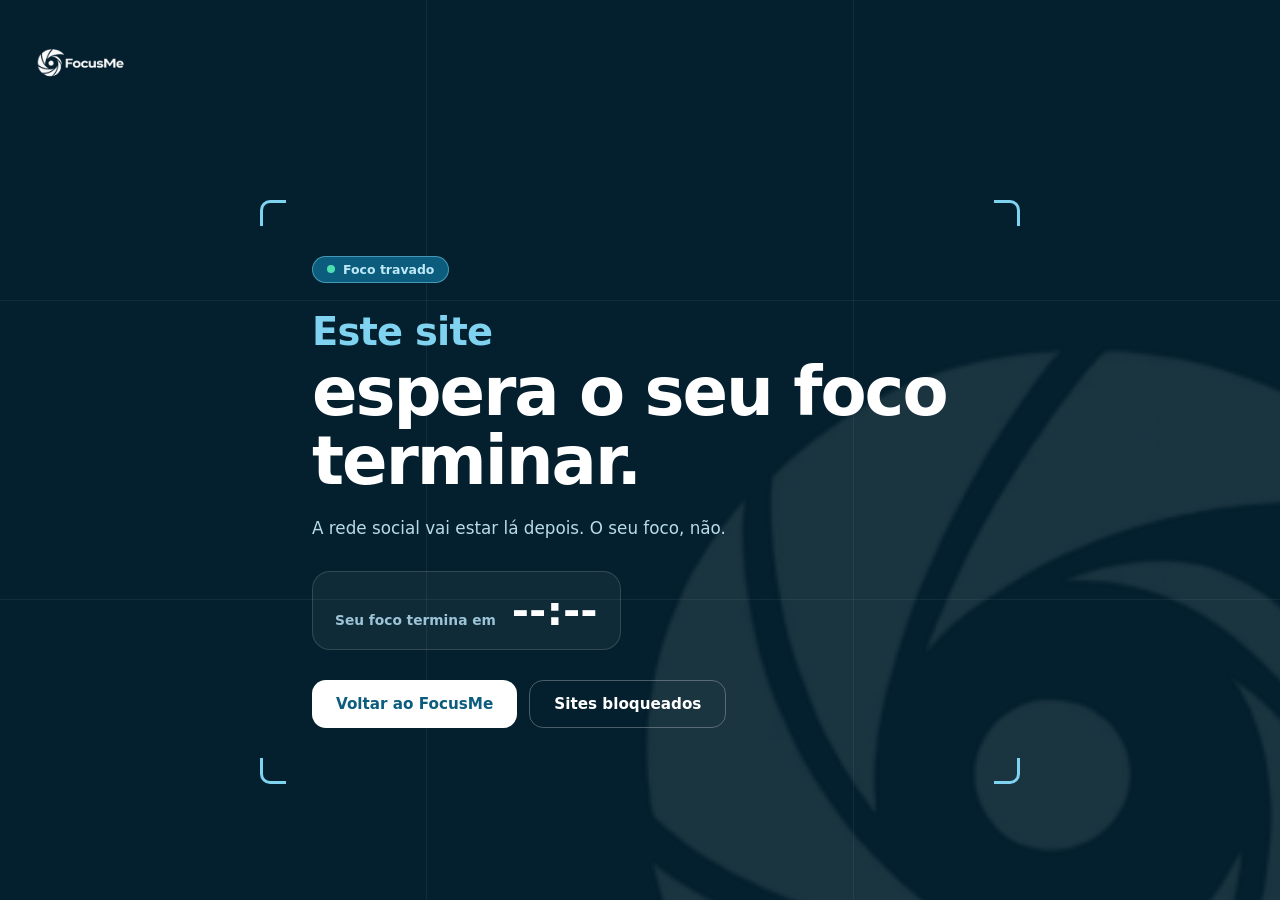
<file: FocusMe-main/extensao-chrome/blocked.html>
<!DOCTYPE html>
<html lang="pt-BR">
<head>
    <meta charset="UTF-8">
    <meta name="viewport" content="width=device-width, initial-scale=1.0">
    <title>Foco travado — FocusMe</title>
    <link rel="icon" href="icons/icon32.png">
    <link rel="stylesheet" href="ui.css">
    <link rel="stylesheet" href="blocked.css">
</head>
<body>
    <div class="grade" aria-hidden="true"></div>
    <div class="marca lente-marca" style="--lente-tam: min(95vw, 820px)" aria-hidden="true"></div>

    <header><img src="assets/logo.png" alt="FocusMe" class="logo"></header>

    <main id="principal">
        <div class="enquadramento">
            <span class="canto c1"></span><span class="canto c2"></span><span class="canto c3"></span><span class="canto c4"></span>
            <span class="af"><i></i><b id="afTexto">Foco travado</b></span>
            <p class="site" id="siteNome">este site</p>
            <h1 id="titulo">espera o seu foco terminar.</h1>
            <p class="frase" id="frase"></p>

            <div class="contagem" id="contagem">
                <span class="rotulo" id="contagemRotulo">Seu foco termina em</span>
                <span class="tempo" id="contagemTempo">--:--</span>
            </div>

            <div class="acoes">
                <button id="btnVoltar" class="primario">Voltar ao FocusMe</button>
                <button id="btnLista" class="fantasma">Sites bloqueados</button>
            </div>
        </div>
    </main>

    <footer id="rodape"></footer>
    <script src="blocked.js"></script>
</body>
</html>
</file>
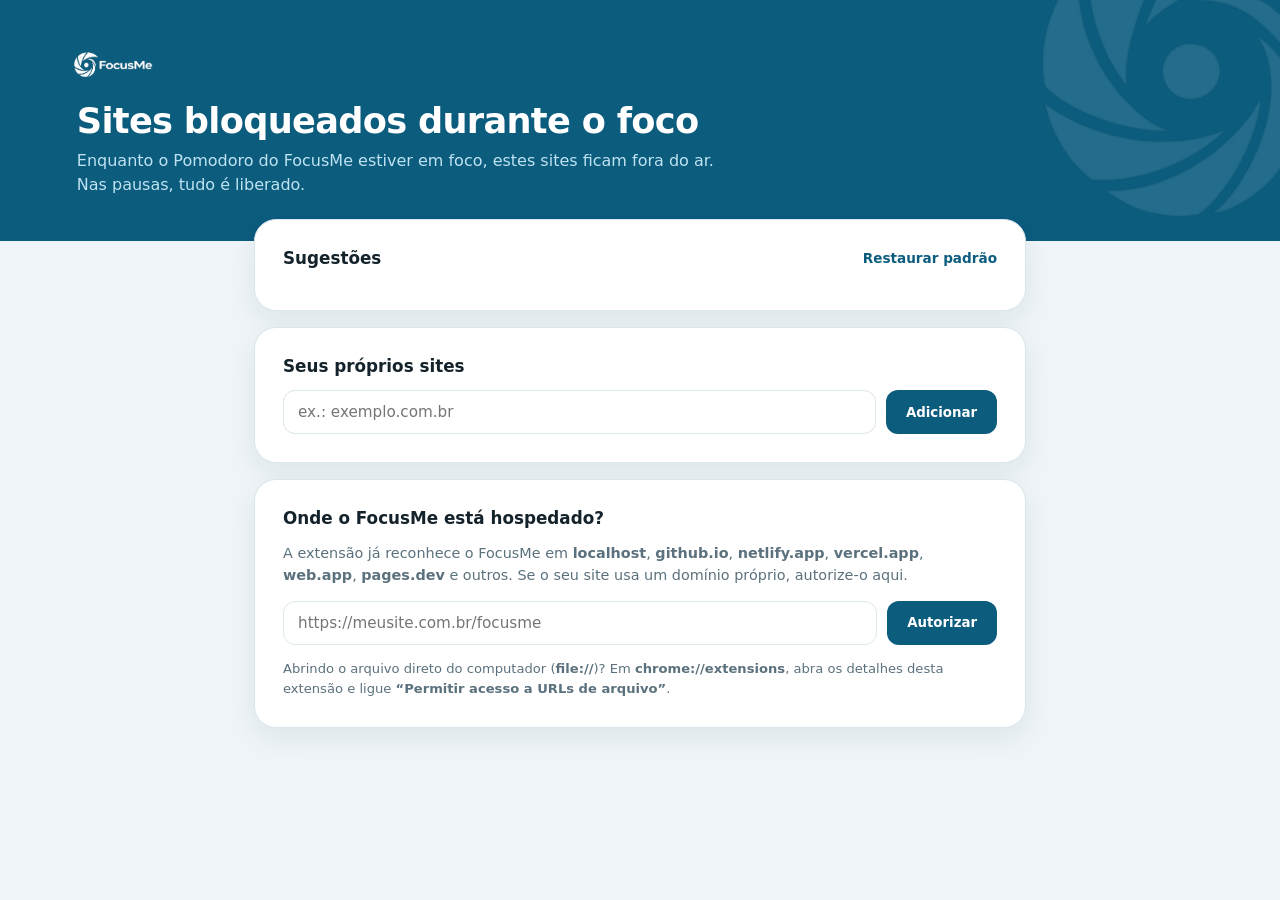
<file: FocusMe-main/extensao-chrome/options.html>
<!DOCTYPE html>
<html lang="pt-BR">
<head>
    <meta charset="UTF-8">
    <meta name="viewport" content="width=device-width, initial-scale=1.0">
    <title>FocusMe — Sites bloqueados</title>
    <link rel="stylesheet" href="ui.css">
    <link rel="stylesheet" href="options.css">
</head>
<body>
    <header class="topo">
        <div class="topo-lente lente-marca" style="--lente-tam: 300px" aria-hidden="true"></div>
        <img src="assets/logo.png" alt="FocusMe" class="logo">
        <div class="topo-texto">
            <h1>Sites bloqueados durante o foco</h1>
            <p>Enquanto o Pomodoro do FocusMe estiver em foco, estes sites ficam fora do ar. Nas pausas, tudo é liberado.</p>
        </div>
    </header>

    <main>
        <section class="cartao">
            <div class="cartao-topo">
                <h2>Sugestões</h2>
                <button id="btnRestaurar" class="link">Restaurar padrão</button>
            </div>
            <div class="presets" id="presets"></div>
        </section>

        <section class="cartao">
            <h2>Seus próprios sites</h2>
            <form id="formAdd" class="linha-add" autocomplete="off">
                <input id="novoSite" type="text" placeholder="ex.: exemplo.com.br" aria-label="Adicionar site">
                <button type="submit" class="primario">Adicionar</button>
            </form>
            <p class="erro" id="erroAdd" role="alert"></p>
            <div class="chips" id="personalizados"></div>
        </section>

        <section class="cartao">
            <h2>Onde o FocusMe está hospedado?</h2>
            <p class="ajuda">A extensão já reconhece o FocusMe em <b>localhost</b>, <b>github.io</b>, <b>netlify.app</b>, <b>vercel.app</b>, <b>web.app</b>, <b>pages.dev</b> e outros. Se o seu site usa um domínio próprio, autorize-o aqui.</p>
            <form id="formOrigem" class="linha-add" autocomplete="off">
                <input id="appUrl" type="text" placeholder="https://meusite.com.br/focusme" aria-label="Endereço do FocusMe">
                <button type="submit" class="primario">Autorizar</button>
            </form>
            <p class="erro" id="erroOrigem" role="alert"></p>
            <div class="chips" id="origens"></div>
            <p class="ajuda pequena">Abrindo o arquivo direto do computador (<b>file://</b>)? Em <b>chrome://extensions</b>, abra os detalhes desta extensão e ligue <b>“Permitir acesso a URLs de arquivo”</b>.</p>
        </section>
    </main>
    <script src="options.js"></script>
</body>
</html>
</file>
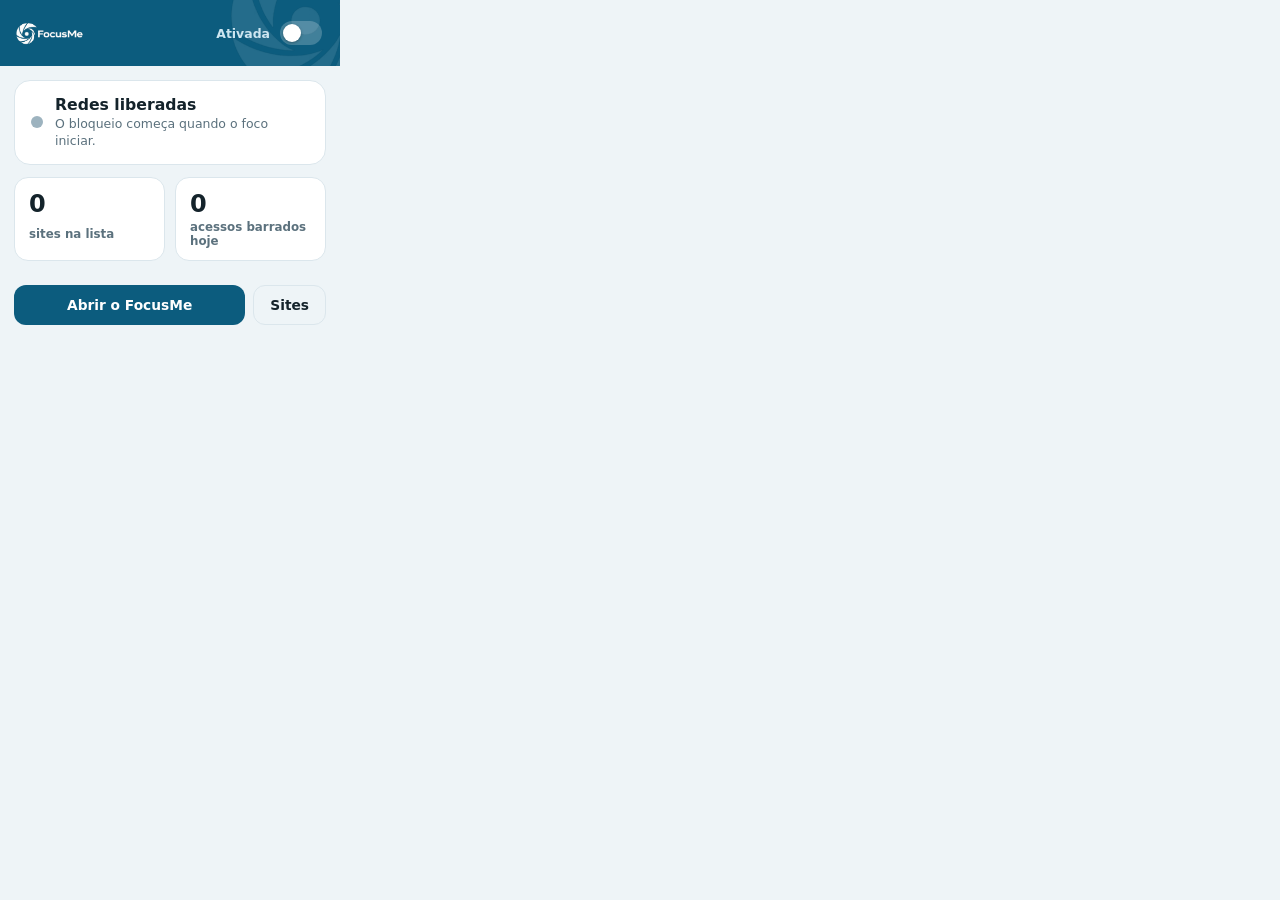
<file: FocusMe-main/extensao-chrome/popup.html>
<!DOCTYPE html>
<html lang="pt-BR">
<head>
    <meta charset="UTF-8">
    <title>FocusMe</title>
    <link rel="stylesheet" href="ui.css">
    <link rel="stylesheet" href="popup.css">
</head>
<body>
    <header class="topo">
        <div class="topo-lente lente-marca" style="--lente-tam: 150px" aria-hidden="true"></div>
        <img class="logo" src="assets/logo.png" alt="FocusMe">
        <label class="liga" title="Ativar ou desativar o bloqueio">
            <span id="ligaTexto">Ativada</span>
            <span class="switch"><input type="checkbox" id="ativada" aria-label="Ativar bloqueio"><span></span></span>
        </label>
    </header>

    <main>
        <section class="estado" id="estado" data-estado="livre">
            <div class="estado-ponto"></div>
            <div class="estado-info">
                <strong id="estadoTitulo">Redes liberadas</strong>
                <span id="estadoTexto">O bloqueio começa quando o foco iniciar.</span>
            </div>
            <div class="estado-tempo" id="estadoTempo"></div>
        </section>

        <section class="numeros">
            <div><b id="nSites">0</b><span>sites na lista</span></div>
            <div><b id="nTentativas">0</b><span>acessos barrados hoje</span></div>
        </section>

        <section class="chips" id="chips" aria-label="Sites bloqueados"></section>

        <footer>
            <button id="btnApp" class="primario">Abrir o FocusMe</button>
            <button id="btnConfig" class="fantasma">Sites</button>
        </footer>
    </main>
    <script src="popup.js"></script>
</body>
</html>
</file>
<file: FocusMe-main/css/style.css>
/* ==========================================================================
   FOCUSME — FOLHA DE ESTILO
   Identidade: lente/abertura (logo) + azul oceano. Motivo recorrente: os
   "cantos de enquadramento" de um visor de câmera.
   1. Tokens  2. Base  3. Login/Cadastro  4. Estrutura do app  5. Tarefas
   6. Modais, diálogos e toasts  7. Pomodoro  8. Progresso & Streak
   9. Acessibilidade e movimento
   ========================================================================== */

/* ---------- 1. TOKENS ---------- */
:root {
    --fonte-titulo: 'Montserrat', 'Segoe UI', system-ui, sans-serif;
    --fonte-texto: 'Figtree', 'Segoe UI', system-ui, -apple-system, sans-serif;

    --cor-fundo-app: #eef4f7;
    --cor-fundo-card: #ffffff;
    --cor-texto-principal: #0c5c7e;
    --cor-texto-secundario: #5b717d;
    --cor-texto-escuro: #14232b;
    --cor-borda: #dbe6ec;

    --cor-sidebar-fundo: #07354a;
    --cor-sidebar-hover: #0e4a66;
    --cor-sidebar-destaque: #9fd4ea;

    --cor-acao: #0c5c7e;
    --cor-acao-hover: #094a65;
    --cor-primaria: #3695BD;
    --cor-primaria-hover: #2b7a9c;
    --cor-secundaria-fundo: #d9e8ef;

    --cor-sucesso: #00b894;
    --cor-alerta: #f39c12;
    --cor-perigo: #e74c3c;
    --cor-perigo-hover: #c0392b;

    --sombra-card: 0 1px 2px rgba(7, 53, 74, 0.05), 0 10px 28px rgba(7, 53, 74, 0.07);
    --raio-controle: 12px;
    --raio-card: 20px;
    --raio-painel: 28px;
}

body.modo-noturno {
    --cor-fundo-app: #0e1417;
    --cor-fundo-card: #172125;
    --cor-texto-principal: #5db8de;
    --cor-texto-secundario: #93a7b1;
    --cor-texto-escuro: #eef4f7;
    --cor-borda: #263339;
    --cor-sidebar-fundo: #061f2c;
    --cor-sidebar-hover: #0c3548;
    --cor-sidebar-destaque: #8cc7e0;
    --cor-acao: #25809f;
    --cor-acao-hover: #2b92b5;
    --cor-secundaria-fundo: #263640;
    --sombra-card: 0 1px 2px rgba(0, 0, 0, 0.3), 0 10px 28px rgba(0, 0, 0, 0.28);
}

/* Prioridades (variáveis usadas por cards, chips e seletor) */
.prio-alta  { --prio: #e5484d; --prio-texto: #b42318; }
.prio-media { --prio: #f5a524; --prio-texto: #8a5200; }
.prio-baixa { --prio: #2fb67c; --prio-texto: #17714d; }
body.modo-noturno .prio-alta  { --prio-texto: #ff9a9d; }
body.modo-noturno .prio-media { --prio-texto: #ffcb70; }
body.modo-noturno .prio-baixa { --prio-texto: #67dca6; }

/* ---------- 2. BASE ---------- */
* {
    margin: 0;
    padding: 0;
    box-sizing: border-box;
    font-family: var(--fonte-texto);
}

html, body {
    width: 100%;
    max-width: 100%;
    background-color: var(--cor-fundo-app);
    color: var(--cor-texto-escuro);
    font-size: 15px;
    -webkit-font-smoothing: antialiased;
}

body { transition: background-color 0.3s, color 0.3s; }

@media (min-width: 768px) {
    html, body { font-size: 16px; }
}

.oculto { display: none !important; }

button { font-family: inherit; }

svg.ico {
    width: 18px;
    height: 18px;
    fill: none;
    stroke: currentColor;
    stroke-width: 2;
    stroke-linecap: round;
    stroke-linejoin: round;
    flex-shrink: 0;
}

/* Cantos de enquadramento (motivo "visor") */
.canto {
    position: absolute;
    width: 18px;
    height: 18px;
    border: 0 solid var(--canto-cor, var(--cor-primaria));
}
.canto.c1 { top: 0; left: 0;     border-width: 3px 0 0 3px; border-top-left-radius: 8px; }
.canto.c2 { top: 0; right: 0;    border-width: 3px 3px 0 0; border-top-right-radius: 8px; }
.canto.c3 { bottom: 0; left: 0;  border-width: 0 0 3px 3px; border-bottom-left-radius: 8px; }
.canto.c4 { bottom: 0; right: 0; border-width: 0 3px 3px 0; border-bottom-right-radius: 8px; }

/* Campos de formulário genéricos */
input[type="text"], input[type="number"], input[type="date"], input[type="time"], select, textarea {
    width: 100%;
    padding: 12px 14px;
    border: 1.5px solid var(--cor-borda);
    background-color: var(--cor-fundo-card);
    border-radius: var(--raio-controle);
    color: var(--cor-texto-escuro);
    font-size: 0.95rem;
    outline: none;
    transition: border-color 0.2s, box-shadow 0.2s;
}

input:focus, select:focus, textarea:focus {
    border-color: var(--cor-primaria);
    box-shadow: 0 0 0 4px color-mix(in srgb, var(--cor-primaria) 18%, transparent);
}

textarea { resize: vertical; }

/* ---------- 3. LOGIN / CADASTRO ---------- */
.auth {
    display: grid;
    grid-template-columns: minmax(0, 1.05fr) minmax(0, 1fr);
    min-height: 100vh;
}

.auth-hero {
    --lente: clamp(420px, 62vw, 800px);
    position: relative;
    overflow: hidden;
    display: flex;
    flex-direction: column;
    justify-content: space-between;
    gap: 36px;
    padding: clamp(28px, 4.5vw, 56px);
    background-color: #0c5c7e;
    color: #ffffff;
}

/* A abertura da própria logo, enorme e discreta, gira até "travar" no foco */
.hero-lente {
    position: absolute;
    right: -16%;
    bottom: -24%;
    width: var(--lente);
    aspect-ratio: 260 / 265;
    background-image: url('../img/logo_focusME_1.PNG');
    background-repeat: no-repeat;
    background-size: calc(var(--lente) * 3.577) auto;
    background-position: calc(var(--lente) * -0.2115) calc(var(--lente) * -0.3269);
    opacity: 0.11;
    pointer-events: none;
    animation: lente-trava 1.9s cubic-bezier(0.2, 0.75, 0.2, 1) both;
}

@keyframes lente-trava {
    from { transform: rotate(-80deg) scale(0.86); opacity: 0; }
    to   { transform: rotate(0) scale(1); opacity: 0.11; }
}

.hero-logo {
    position: relative;
    width: clamp(130px, 14vw, 170px);
    height: auto;
    margin-left: -8px;
}

.hero-grade,
.mf-grade {
    position: absolute;
    inset: 0;
    pointer-events: none;
    background-image:
        linear-gradient(rgba(255, 255, 255, 0.07), rgba(255, 255, 255, 0.07)),
        linear-gradient(rgba(255, 255, 255, 0.07), rgba(255, 255, 255, 0.07)),
        linear-gradient(rgba(255, 255, 255, 0.07), rgba(255, 255, 255, 0.07)),
        linear-gradient(rgba(255, 255, 255, 0.07), rgba(255, 255, 255, 0.07));
    background-size: 1px 100%, 1px 100%, 100% 1px, 100% 1px;
    background-position: 33.333% 0, 66.666% 0, 0 33.333%, 0 66.666%;
    background-repeat: no-repeat;
    animation: grade-aparece 1.4s 0.2s both;
}
@keyframes grade-aparece { from { opacity: 0; } to { opacity: 1; } }

.hero-texto {
    --canto-cor: #7fd3f0;
    position: relative;
    max-width: 540px;
    padding: 34px 28px 30px;
    margin: -34px -28px;
}
.hero-texto .canto { animation: canto-trava 0.9s 1.15s cubic-bezier(0.2, 0.7, 0.2, 1) both; }

.hero-af {
    position: absolute;
    top: -2px;
    left: 28px;
    display: inline-flex;
    align-items: center;
    gap: 8px;
    padding: 4px 12px;
    border: 1px solid rgba(127, 211, 240, 0.5);
    border-radius: 999px;
    background-color: #0c5c7e;
    color: #bfe9f7;
    font-size: 0.74rem;
    font-weight: 700;
    letter-spacing: 0.02em;
    animation: af-aparece 0.5s 1.7s both;
}
.hero-af i { width: 7px; height: 7px; border-radius: 50%; background-color: #4be0b0; box-shadow: 0 0 0 0 rgba(75, 224, 176, 0.7); animation: af-pulso 1.6s 2s 2; }
@keyframes af-aparece { from { opacity: 0; transform: translateY(6px); } to { opacity: 1; transform: none; } }
@keyframes af-pulso { 0% { box-shadow: 0 0 0 0 rgba(75, 224, 176, 0.7); } 100% { box-shadow: 0 0 0 9px rgba(75, 224, 176, 0); } }

.hero-titulo {
    font-family: var(--fonte-titulo);
    font-weight: 800;
    font-size: clamp(2.2rem, 4.6vw, 3.8rem);
    line-height: 1.04;
    letter-spacing: -0.025em;
    margin-bottom: 18px;
    animation: entra-em-foco 1.2s 0.15s cubic-bezier(0.2, 0.7, 0.2, 1) both;
}

@keyframes entra-em-foco {
    from { filter: blur(14px); opacity: 0; }
    to   { filter: blur(0); opacity: 1; }
}

.hero-sub {
    max-width: 36ch;
    color: #cde6f1;
    font-size: 1.05rem;
    line-height: 1.55;
}

.hero-previa {
    position: relative;
    width: min(100%, 420px);
    padding: 10px 0 56px;
}

.mock-card {
    display: grid;
    gap: 9px;
    padding: 15px 17px;
    border-radius: 18px;
    background: #ffffff;
    color: #14232b;
    box-shadow: 0 18px 44px rgba(2, 24, 36, 0.38);
    animation: mock-sobe 0.9s cubic-bezier(0.2, 0.75, 0.2, 1) both;
}
.mock-um { width: 88%; animation-delay: 0.9s; }
.mock-dois { width: 72%; margin: -4px 0 0 auto; transform: translateY(0); animation-delay: 1.05s; }
@keyframes mock-sobe { from { opacity: 0; transform: translateY(26px) scale(0.97); } to { opacity: 1; transform: none; } }
.mock-dois { animation-name: mock-sobe-2; }
@keyframes mock-sobe-2 { from { opacity: 0; transform: translateY(26px) scale(0.97); } to { opacity: 1; transform: none; } }

.mock-linha { display: flex; justify-content: space-between; align-items: center; gap: 10px; }
.mock-linha strong { font-size: 0.95rem; }
.mock-chip { padding: 3px 10px; border-radius: 999px; background: #fde8e8; color: #b42318; font-size: 0.72rem; font-weight: 700; }
.mock-chip.baixa { background: #dcf5ea; color: #17714d; }
.mock-barra { height: 6px; border-radius: 3px; background: #d9e8ef; overflow: hidden; }
.mock-barra i { display: block; width: 50%; height: 100%; border-radius: 3px; background: #3695BD; }
.mock-card small { color: #5b717d; font-size: 0.78rem; }

.mock-timer {
    position: absolute;
    left: 14px;
    bottom: 0;
    display: flex;
    align-items: center;
    gap: 12px;
    padding: 8px 20px 8px 10px;
    border: 1px solid rgba(255, 255, 255, 0.2);
    border-radius: 999px;
    background: #07354a;
    box-shadow: 0 14px 34px rgba(2, 24, 36, 0.45);
    animation: mock-sobe 0.9s 1.25s cubic-bezier(0.2, 0.75, 0.2, 1) both;
}
.mock-timer svg { width: 44px; height: 44px; transform: rotate(-90deg); }
.mock-timer circle { fill: none; stroke-width: 5; }
.mock-timer .t { stroke: rgba(255, 255, 255, 0.16); }
.mock-timer .p { stroke: #7fd3f0; stroke-linecap: round; stroke-dasharray: 119.4; stroke-dashoffset: 2; }
.mock-timer div { display: grid; line-height: 1.15; }
.mock-timer b { font-family: var(--fonte-titulo); font-weight: 800; font-size: 1.15rem; font-variant-numeric: tabular-nums; }
.mock-timer span { color: #7fd3f0; font-size: 0.74rem; font-weight: 600; }

.auth-painel {
    display: grid;
    place-items: center;
    padding: 28px 20px;
    background-color: var(--cor-fundo-app);
}

.auth-card {
    animation: secao-entra 0.7s 0.25s cubic-bezier(0.2, 0.7, 0.2, 1) both;
    width: 100%;
    max-width: 440px;
    padding: clamp(24px, 5vw, 40px);
    border-radius: var(--raio-painel);
    background-color: var(--cor-fundo-card);
    border: 1px solid var(--cor-borda);
    box-shadow: var(--sombra-card);
}

.auth-abas {
    display: grid;
    grid-template-columns: 1fr 1fr;
    gap: 4px;
    padding: 4px;
    border-radius: 14px;
    background-color: var(--cor-fundo-app);
}

.auth-abas button {
    padding: 10px;
    border: none;
    border-radius: 11px;
    background: transparent;
    color: var(--cor-texto-secundario);
    font-size: 0.92rem;
    font-weight: 700;
    cursor: pointer;
    transition: background-color 0.2s, color 0.2s;
}

.auth-abas button.ativo {
    background-color: var(--cor-fundo-card);
    color: var(--cor-texto-principal);
    box-shadow: 0 1px 4px rgba(7, 53, 74, 0.12);
}

.auth-titulo {
    margin: 24px 0 6px;
    font-family: var(--fonte-titulo);
    font-size: 1.5rem;
    font-weight: 800;
    letter-spacing: -0.02em;
    line-height: 1.2;
}

.auth-sub {
    margin-bottom: 20px;
    color: var(--cor-texto-secundario);
    font-size: 0.92rem;
    line-height: 1.5;
}

.campo { margin-bottom: 14px; }

.campo label {
    display: block;
    margin-bottom: 6px;
    font-size: 0.82rem;
    font-weight: 600;
}

.campo-caixa {
    display: flex;
    align-items: center;
    gap: 10px;
    padding: 0 12px;
    border: 1.5px solid var(--cor-borda);
    border-radius: var(--raio-controle);
    background-color: var(--cor-fundo-card);
    color: var(--cor-texto-secundario);
    transition: border-color 0.2s, box-shadow 0.2s;
}

.campo-caixa:focus-within {
    border-color: var(--cor-primaria);
    box-shadow: 0 0 0 4px color-mix(in srgb, var(--cor-primaria) 18%, transparent);
}

.auth .campo-caixa input {
    flex: 1;
    min-width: 0;
    padding: 13px 0;
    border: none;
    border-radius: 0;
    background: transparent;
    box-shadow: none;
    color: var(--cor-texto-escuro);
}

.btn-olho {
    display: grid;
    place-items: center;
    padding: 6px;
    border: none;
    border-radius: 8px;
    background: transparent;
    color: inherit;
    cursor: pointer;
}
.btn-olho.visivel { color: var(--cor-primaria); }

.campo.invalido .campo-caixa { border-color: var(--cor-perigo); }
.campo-erro { margin-top: 5px; color: var(--cor-perigo-hover); font-size: 0.78rem; font-weight: 600; }
body.modo-noturno .campo-erro, body.modo-noturno .auth-erro { color: #ff8f84; }
.campo-erro:empty, .auth-erro:empty { display: none; }

.auth-duo { display: grid; grid-template-columns: 1fr 1fr; gap: 12px; }

.auth-check {
    display: flex;
    align-items: center;
    gap: 9px;
    margin: 4px 0 16px;
    font-size: 0.86rem;
    color: var(--cor-texto-secundario);
    cursor: pointer;
}
.auth-check input { width: 17px; height: 17px; accent-color: var(--cor-primaria); }

.auth-erro {
    margin-bottom: 14px;
    padding: 10px 12px;
    border-radius: 10px;
    background-color: color-mix(in srgb, var(--cor-perigo) 11%, transparent);
    color: var(--cor-perigo-hover);
    font-size: 0.86rem;
    font-weight: 600;
}

.forca {
    display: flex;
    align-items: center;
    gap: 6px;
    margin: -4px 0 14px;
}
.forca span { flex: 1; height: 4px; border-radius: 2px; background-color: var(--cor-borda); transition: background-color 0.25s; }
.forca em { min-width: 58px; text-align: right; font-size: 0.74rem; font-style: normal; font-weight: 600; color: var(--cor-texto-secundario); }
.forca[data-nivel="1"] span:nth-child(-n+1) { background-color: #e5484d; }
.forca[data-nivel="2"] span:nth-child(-n+2) { background-color: #f5a524; }
.forca[data-nivel="3"] span:nth-child(-n+3) { background-color: #3695BD; }
.forca[data-nivel="4"] span:nth-child(-n+4) { background-color: #2fb67c; }

.btn-auth {
    width: 100%;
    margin-top: 6px;
    padding: 14px;
    border: none;
    border-radius: 14px;
    background-color: var(--cor-acao);
    color: #ffffff;
    font-family: var(--fonte-titulo);
    font-size: 0.98rem;
    font-weight: 700;
    cursor: pointer;
    transition: background-color 0.2s, transform 0.1s;
}
.btn-auth:hover { background-color: var(--cor-acao-hover); }
.btn-auth:active { transform: scale(0.985); }
.btn-auth:disabled { opacity: 0.6; cursor: wait; }

.auth-troca { margin-top: 18px; text-align: center; font-size: 0.88rem; color: var(--cor-texto-secundario); }

.link-btn {
    border: none;
    background: none;
    color: var(--cor-texto-principal);
    font-size: inherit;
    font-weight: 700;
    cursor: pointer;
}
.link-btn:hover { text-decoration: underline; }

@media (min-width: 901px) {
    .auth-hero { position: sticky; top: 0; height: 100vh; }
}

@media (max-width: 900px) {
    .auth { grid-template-columns: 1fr; }
    .auth-hero { --lente: 380px; gap: 22px; padding: 24px 22px 28px; }
    .hero-lente { right: -22%; bottom: -40%; }
    .hero-previa, .hero-grade { display: none; }
    .hero-texto { padding: 0; margin: 0; }
    .hero-texto .canto, .hero-af { display: none; }
    .hero-titulo { font-size: 2rem; margin-bottom: 10px; }
    .hero-sub { font-size: 0.95rem; }
    .auth-painel { align-items: start; padding: 20px 16px 32px; margin-top: -4px; }
}

@media (max-width: 520px) {
    .auth-duo { grid-template-columns: 1fr; gap: 0; }
    .hero-sub { display: none; }
}

/* ---------- 4. ESTRUTURA DO APP ---------- */
.app-container { display: block; min-height: 100vh; }

.mobile-navbar {
    position: sticky;
    top: 0;
    z-index: 100;
    display: flex;
    align-items: center;
    gap: 14px;
    padding: 10px 16px;
    background-color: var(--cor-sidebar-fundo);
}
.btn-menu-toggle {
    display: grid;
    place-items: center;
    width: 40px;
    height: 40px;
    border: none;
    border-radius: 12px;
    background-color: rgba(255, 255, 255, 0.1);
    color: #ffffff;
    cursor: pointer;
}
.btn-menu-toggle svg, .btn-menu-fechar svg { width: 22px; height: 22px; }
.mobile-logo-img { height: 38px; width: auto; }

.menu-overlay { position: fixed; inset: 0; z-index: 1400; background-color: rgba(3, 16, 24, 0.6); }

.sidebar {
    position: fixed;
    inset: 0 auto 0 0;
    z-index: 1500;
    display: flex;
    flex-direction: column;
    width: min(290px, 86vw);
    padding: 22px 16px 16px;
    background-color: var(--cor-sidebar-fundo);
    color: #ffffff;
    transform: translateX(-100%);
    transition: transform 0.3s cubic-bezier(0.2, 0.7, 0.2, 1);
    overflow-y: auto;
}
.sidebar.aberto { transform: translateX(0); }

.sidebar-header { display: flex; align-items: center; justify-content: space-between; padding: 0 4px; }
.sidebar-logo-img { width: 150px; height: auto; margin-left: -8px; }
.btn-menu-fechar {
    display: grid;
    place-items: center;
    width: 38px;
    height: 38px;
    border: none;
    border-radius: 10px;
    background: transparent;
    color: var(--cor-sidebar-destaque);
    cursor: pointer;
}

#menuFiltros { display: grid; gap: 4px; margin-top: 26px; list-style: none; }

#menuFiltros li {
    position: relative;
    display: flex;
    align-items: center;
    gap: 12px;
    padding: 12px 14px;
    border-radius: 12px;
    color: var(--cor-sidebar-destaque);
    font-size: 0.94rem;
    font-weight: 600;
    cursor: pointer;
    transition: background-color 0.2s, color 0.2s;
}
#menuFiltros li:hover { background-color: var(--cor-sidebar-hover); color: #ffffff; }
#menuFiltros li.ativo { background-color: rgba(255, 255, 255, 0.1); color: #ffffff; }
#menuFiltros li.ativo::before {
    content: "";
    position: absolute;
    left: -16px;
    top: 10px;
    bottom: 10px;
    width: 4px;
    border-radius: 0 4px 4px 0;
    background-color: #7fd3f0;
}

.sidebar-rodape { display: grid; gap: 12px; margin-top: auto; padding-top: 24px; }

.btn-tema {
    display: flex;
    align-items: center;
    gap: 10px;
    width: 100%;
    padding: 11px 14px;
    border: 1px solid rgba(255, 255, 255, 0.1);
    border-radius: 12px;
    background-color: rgba(255, 255, 255, 0.06);
    color: var(--cor-sidebar-destaque);
    font-size: 0.88rem;
    font-weight: 600;
    cursor: pointer;
    transition: background-color 0.2s;
}
.btn-tema:hover { background-color: rgba(255, 255, 255, 0.12); }

.sidebar-usuario {
    display: flex;
    align-items: center;
    gap: 10px;
    padding: 10px;
    border-radius: 14px;
    background-color: rgba(0, 0, 0, 0.2);
}
.avatar {
    display: grid;
    place-items: center;
    flex-shrink: 0;
    width: 38px;
    height: 38px;
    border-radius: 50%;
    background-color: var(--cor-primaria);
    color: #ffffff;
    font-family: var(--fonte-titulo);
    font-weight: 800;
}
.usuario-info { flex: 1; min-width: 0; display: grid; }
.usuario-info strong, .usuario-info span { overflow: hidden; text-overflow: ellipsis; white-space: nowrap; }
.usuario-info strong { color: #ffffff; font-size: 0.9rem; }
.usuario-info span { color: var(--cor-sidebar-destaque); font-size: 0.78rem; }
.btn-sair {
    display: grid;
    place-items: center;
    width: 36px;
    height: 36px;
    border: none;
    border-radius: 10px;
    background: transparent;
    color: var(--cor-sidebar-destaque);
    cursor: pointer;
}
.btn-sair:hover { background-color: rgba(255, 255, 255, 0.12); color: #ffffff; }

.main-content {
    display: flex;
    flex-direction: column;
    gap: 20px;
    min-height: calc(100vh - 58px);
    padding: 22px 16px 40px;
}

.main-content > .topo, .main-content > .progress-container, .main-content > .task-list { flex-shrink: 0; }

.topo { display: flex; align-items: flex-end; justify-content: space-between; flex-wrap: wrap; gap: 16px; }
.saudacao { margin-bottom: 4px; color: var(--cor-texto-secundario); font-size: 0.9rem; font-weight: 600; }

#tituloFiltroAtual {
    font-family: var(--fonte-titulo);
    font-size: clamp(1.6rem, 3.2vw, 2.2rem);
    font-weight: 800;
    letter-spacing: -0.02em;
    line-height: 1.1;
}

.app-header { display: flex; align-items: center; flex-wrap: wrap; gap: 10px; }
.select-ordenacao { width: auto; max-width: 100%; padding: 11px 14px; cursor: pointer; }

@media (min-width: 768px) {
    .app-container { display: flex; height: 100vh; overflow: hidden; }
    .mobile-navbar, .menu-overlay, .btn-menu-fechar { display: none !important; }
    .sidebar { position: relative; flex-shrink: 0; width: 272px; transform: none; transition: none; }
    .main-content { flex: 1; min-width: 0; height: 100vh; min-height: 0; overflow-y: auto; padding: clamp(24px, 4vh, 40px) clamp(24px, 3.4vw, 48px); }
}

/* ---------- 5. TAREFAS ---------- */
.progress-container {
    position: relative;
    overflow: hidden;
    display: flex;
    align-items: center;
    gap: clamp(14px, 3vw, 26px);
    padding: 22px clamp(18px, 3vw, 30px);
    border-radius: var(--raio-painel);
    background-color: #0c5c7e;
    color: #ffffff;
    box-shadow: 0 16px 36px rgba(12, 92, 126, 0.28);
}
body.modo-noturno .progress-container { background-color: #0f4660; box-shadow: 0 16px 36px rgba(0, 0, 0, 0.4); }

.progress-lente { --lente: 250px; position: absolute; right: -50px; top: -80px; opacity: 0.1; }

.progress-numero { position: relative; }
.progress-numero span {
    display: block;
    min-width: 3.3ch;
    font-family: var(--fonte-titulo);
    font-size: clamp(2.3rem, 5vw, 3.2rem);
    font-weight: 800;
    letter-spacing: -0.04em;
    font-variant-numeric: tabular-nums;
    line-height: 1;
}
.progress-corpo { position: relative; flex: 1; min-width: 0; }
.progress-text { display: flex; flex-wrap: wrap; justify-content: space-between; align-items: baseline; gap: 2px 10px; }
.progress-text span { font-size: 0.98rem; font-weight: 700; white-space: nowrap; }
.progress-text em { color: #a9dcef; font-size: 0.82rem; font-style: normal; font-weight: 600; text-align: right; }
.progress-bar-bg { height: 10px; margin: 10px 0 8px; border-radius: 6px; background-color: rgba(255, 255, 255, 0.18); overflow: hidden; }
.progress-bar-fill { width: 0; height: 100%; border-radius: 6px; background-color: #7fd3f0; transition: width 0.8s cubic-bezier(0.2, 0.7, 0.2, 1), background-color 0.4s; }
.progress-container.completo .progress-bar-fill { background-color: #4be0b0; }
.progress-count { color: #bfe3f2; font-size: 0.82rem; }

.btn-primary {
    display: inline-flex;
    align-items: center;
    justify-content: center;
    gap: 8px;
    padding: 11px 18px;
    border: none;
    border-radius: var(--raio-controle);
    background-color: var(--cor-acao);
    color: #ffffff;
    font-size: 0.92rem;
    font-weight: 700;
    white-space: nowrap;
    cursor: pointer;
    transition: background-color 0.2s, transform 0.1s;
}
.btn-primary:hover { background-color: var(--cor-acao-hover); }
.btn-primary:active { transform: scale(0.97); }
.btn-primary.perigo { background-color: var(--cor-perigo-hover); }
.btn-primary.perigo:hover { background-color: #a5301f; }

.task-list {
    display: grid;
    grid-template-columns: repeat(auto-fill, minmax(min(100%, 330px), 1fr));
    gap: 16px;
    align-items: start;
    list-style: none;
}

.task-item {
    position: relative;
    padding: 18px 16px 16px 22px;
    border: 1px solid var(--cor-borda);
    border-radius: var(--raio-card);
    background-color: var(--cor-fundo-card);
    box-shadow: var(--sombra-card);
    transition: transform 0.2s, box-shadow 0.2s;
}
.task-item::before {
    content: "";
    position: absolute;
    left: 0;
    top: 20px;
    bottom: 20px;
    width: 4px;
    border-radius: 0 4px 4px 0;
    background-color: var(--prio);
}

.task-top { display: flex; align-items: flex-start; gap: 12px; }
.task-header-content { flex: 1; min-width: 0; }
.task-title { display: block; font-size: 1.02rem; font-weight: 700; line-height: 1.3; overflow-wrap: anywhere; }

.task-check {
    position: relative;
    display: grid;
    place-items: center;
    flex-shrink: 0;
    width: 26px;
    height: 26px;
    margin-top: 1px;
    padding: 0;
    border: 2px solid var(--prio);
    border-radius: 50%;
    background: transparent;
    color: #ffffff;
    cursor: pointer;
    transition: background-color 0.2s, transform 0.2s;
}
button.task-check:hover { background-color: color-mix(in srgb, var(--prio) 18%, transparent); }
.task-check svg { width: 14px; height: 14px; fill: none; stroke: currentColor; stroke-width: 3; stroke-linecap: round; stroke-linejoin: round; }
.task-check.feito { border-color: var(--cor-sucesso); background-color: var(--cor-sucesso); cursor: default; animation: pop 0.35s cubic-bezier(0.3, 1.6, 0.5, 1); }
.task-check.parcial {
    border: none;
    background: conic-gradient(var(--prio) calc(var(--pct) * 1%), var(--cor-borda) 0);
    cursor: default;
}
.task-check.parcial::after { content: ""; position: absolute; inset: 4px; border-radius: 50%; background-color: var(--cor-fundo-card); }

@keyframes pop {
    0% { transform: scale(0.6); }
    100% { transform: scale(1); }
}

.task-meta { display: flex; flex-wrap: wrap; gap: 6px; margin-top: 9px; }

.chip {
    display: inline-flex;
    align-items: center;
    gap: 6px;
    padding: 4px 10px;
    border-radius: 999px;
    background-color: var(--cor-fundo-app);
    color: var(--cor-texto-secundario);
    font-size: 0.75rem;
    font-weight: 700;
}
.chip svg { width: 13px; height: 13px; }
.chip-prio { background-color: color-mix(in srgb, var(--prio) 15%, transparent); color: var(--prio-texto); }
.chip-prio::before { content: ""; width: 7px; height: 7px; border-radius: 50%; background-color: var(--prio); }
.chip-atrasada { background-color: color-mix(in srgb, #e5484d 15%, transparent); color: #b42318; }
.chip-hoje { background-color: color-mix(in srgb, #f5a524 18%, transparent); color: #8a5200; }
body.modo-noturno .chip-atrasada { color: #ff9a9d; }
body.modo-noturno .chip-hoje { color: #ffcb70; }

.task-acoes { display: flex; gap: 2px; margin: -4px -4px 0 0; }
.btn-icone {
    display: grid;
    place-items: center;
    width: 34px;
    height: 34px;
    border: none;
    border-radius: 10px;
    background: transparent;
    color: var(--cor-texto-secundario);
    cursor: pointer;
    transition: background-color 0.2s, color 0.2s;
}
.btn-icone:hover { background-color: var(--cor-fundo-app); color: var(--cor-texto-principal); }
.btn-icone.perigo:hover { background-color: color-mix(in srgb, var(--cor-perigo) 12%, transparent); color: var(--cor-perigo-hover); }

.task-descricao { margin-top: 10px; color: var(--cor-texto-secundario); font-size: 0.9rem; line-height: 1.5; overflow-wrap: anywhere; }

.subtask-list { display: grid; gap: 8px; margin-top: 14px; padding-top: 14px; border-top: 1px dashed var(--cor-borda); list-style: none; }
.subtask-item { display: flex; align-items: center; gap: 10px; font-size: 0.9rem; }
.subtask-item span { overflow-wrap: anywhere; }
.subtask-item.feita span { color: var(--cor-texto-secundario); text-decoration: line-through; }
.subtask-item input[type="checkbox"] {
    appearance: none;
    -webkit-appearance: none;
    position: relative;
    flex-shrink: 0;
    width: 19px;
    height: 19px;
    border: 2px solid var(--cor-texto-secundario);
    border-radius: 6px;
    background: transparent;
    cursor: pointer;
    transition: background-color 0.15s, border-color 0.15s;
}
.subtask-item input[type="checkbox"]:checked { border-color: var(--cor-primaria); background-color: var(--cor-primaria); }
.subtask-item input[type="checkbox"]:checked::after {
    content: "";
    position: absolute;
    left: 5px;
    top: 1px;
    width: 4px;
    height: 9px;
    border: solid #ffffff;
    border-width: 0 2.5px 2.5px 0;
    transform: rotate(45deg);
}
.subtask-item input[type="checkbox"]:disabled { opacity: 0.55; cursor: default; }

.tarefa-concluida { background-color: color-mix(in srgb, var(--cor-fundo-card) 55%, var(--cor-fundo-app)); box-shadow: none; }
.tarefa-concluida::before { background-color: var(--cor-sucesso); }
.tarefa-concluida .task-title { color: var(--cor-texto-secundario); text-decoration: line-through; text-decoration-thickness: 1.5px; }

/* Estado vazio com enquadramento de visor */
.vazio {
    grid-column: 1 / -1;
    display: grid;
    justify-items: center;
    gap: 6px;
    padding: 56px 20px;
    text-align: center;
    color: var(--cor-texto-secundario);
}
.vazio-frame {
    position: relative;
    display: grid;
    place-items: center;
    width: 88px;
    height: 88px;
    margin-bottom: 14px;
    color: var(--cor-primaria);
}
.vazio-frame svg { width: 30px; height: 30px; fill: none; stroke: currentColor; stroke-width: 2; stroke-linecap: round; stroke-linejoin: round; }
.vazio strong { color: var(--cor-texto-escuro); font-family: var(--fonte-titulo); font-size: 1.1rem; }
.vazio p { max-width: 34ch; font-size: 0.92rem; line-height: 1.5; }
.vazio .btn-primary { margin-top: 14px; }

/* ---------- 6. MODAIS, DIÁLOGOS E TOASTS ---------- */
.modal {
    position: fixed;
    inset: 0;
    z-index: 2000;
    display: flex;
    align-items: center;
    justify-content: center;
    padding: 16px;
    background-color: rgba(3, 16, 24, 0.58);
    backdrop-filter: blur(4px);
    -webkit-backdrop-filter: blur(4px);
}
.modal-content {
    position: relative;
    width: 100%;
    max-width: 500px;
    max-height: 92vh;
    overflow-y: auto;
    padding: clamp(22px, 5vw, 32px);
    border: 1px solid var(--cor-borda);
    border-radius: var(--raio-painel);
    background-color: var(--cor-fundo-card);
    box-shadow: 0 30px 70px rgba(2, 20, 30, 0.35);
}
.modal-content h2 { margin-bottom: 18px; padding-right: 36px; font-family: var(--fonte-titulo); font-size: 1.3rem; font-weight: 800; letter-spacing: -0.02em; }

.close {
    position: absolute;
    top: 16px;
    right: 16px;
    display: grid;
    place-items: center;
    width: 36px;
    height: 36px;
    border: none;
    border-radius: 10px;
    background: transparent;
    color: var(--cor-texto-secundario);
    cursor: pointer;
}
.close:hover { background-color: var(--cor-fundo-app); color: var(--cor-texto-escuro); }
.close svg { width: 20px; height: 20px; }

.form-group { margin-bottom: 14px; }
.form-group label, .rotulo { display: block; margin-bottom: 6px; font-size: 0.82rem; font-weight: 600; }
.form-grid-duo { display: grid; grid-template-columns: 1fr 1fr; gap: 12px; }

.segmentado { display: grid; grid-template-columns: repeat(3, 1fr); gap: 8px; }
.segmentado input { position: absolute; opacity: 0; pointer-events: none; }
.segmentado label {
    margin: 0;
    padding: 10px;
    border: 1.5px solid var(--cor-borda);
    border-radius: var(--raio-controle);
    text-align: center;
    color: var(--cor-texto-secundario);
    font-size: 0.88rem;
    font-weight: 700;
    cursor: pointer;
    transition: background-color 0.15s, border-color 0.15s, color 0.15s;
}
.segmentado label:hover { border-color: var(--prio); }
.segmentado input:checked + label {
    border-color: var(--prio);
    background-color: color-mix(in srgb, var(--prio) 14%, transparent);
    color: var(--prio-texto);
}
.segmentado input:focus-visible + label { outline: 3px solid var(--prio); outline-offset: 2px; }

.subtask-section { display: flex; flex-direction: column; gap: 10px; }
#lista-subtarefas { display: flex; flex-direction: column; gap: 8px; }
.subtask-row { display: flex; align-items: center; gap: 8px; }
.subtask-row input { flex: 1; }
.btn-excluir-subtask {
    display: grid;
    place-items: center;
    flex-shrink: 0;
    width: 40px;
    height: 40px;
    border: none;
    border-radius: 10px;
    background-color: color-mix(in srgb, var(--cor-perigo) 12%, transparent);
    color: var(--cor-perigo-hover);
    cursor: pointer;
}
.btn-excluir-subtask svg { width: 16px; height: 16px; }
.btn-adicionar-subtask {
    display: inline-flex;
    align-items: center;
    gap: 6px;
    width: fit-content;
    padding: 9px 14px;
    border: 1.5px dashed var(--cor-primaria);
    border-radius: 10px;
    background: transparent;
    color: var(--cor-texto-principal);
    font-size: 0.85rem;
    font-weight: 700;
    cursor: pointer;
    transition: background-color 0.2s;
}
.btn-adicionar-subtask svg { width: 15px; height: 15px; }
.btn-adicionar-subtask:hover:not(:disabled) { background-color: color-mix(in srgb, var(--cor-primaria) 12%, transparent); }
.btn-adicionar-subtask:disabled { opacity: 0.5; cursor: not-allowed; }
.aviso-limite { color: var(--cor-perigo-hover); font-size: 0.85rem; font-weight: 600; }
body.modo-noturno .aviso-limite { color: #ff8f84; }

.btn-success {
    width: 100%;
    margin-top: 6px;
    padding: 14px;
    border: none;
    border-radius: 14px;
    background-color: var(--cor-acao);
    color: #ffffff;
    font-family: var(--fonte-titulo);
    font-size: 0.96rem;
    font-weight: 700;
    cursor: pointer;
    transition: background-color 0.2s;
}
.btn-success:hover { background-color: var(--cor-acao-hover); }

.btn-fantasma {
    padding: 11px 18px;
    border: 1.5px solid var(--cor-borda);
    border-radius: var(--raio-controle);
    background: transparent;
    color: var(--cor-texto-escuro);
    font-size: 0.92rem;
    font-weight: 600;
    cursor: pointer;
}
.btn-fantasma:hover { background-color: var(--cor-fundo-app); }

.dialogo-content { max-width: 420px; }
.dialogo-content p { margin-bottom: 18px; color: var(--cor-texto-secundario); font-size: 0.94rem; line-height: 1.55; }
#dialogoDigitar { margin-bottom: 18px; }
#dialogoDigitar label { display: block; margin-bottom: 6px; font-size: 0.84rem; font-weight: 600; }
.dialogo-acoes { display: flex; justify-content: flex-end; gap: 10px; }

.toasts { position: fixed; right: 20px; bottom: 20px; z-index: 3000; display: grid; gap: 8px; }
.toast {
    display: flex;
    align-items: center;
    gap: 10px;
    max-width: min(380px, calc(100vw - 32px));
    padding: 12px 16px;
    border-radius: 14px;
    background-color: #07354a;
    color: #ffffff;
    font-size: 0.9rem;
    font-weight: 600;
    box-shadow: 0 12px 30px rgba(2, 20, 30, 0.35);
    animation: toast-entra 0.3s cubic-bezier(0.2, 0.8, 0.3, 1);
}
.toast::before { content: ""; width: 8px; height: 8px; border-radius: 50%; background-color: #4be0b0; flex-shrink: 0; }
.toast.erro { background-color: #7d1f14; }
.toast.erro::before { background-color: #ff9a8f; }
.toast.saindo { opacity: 0; transform: translateY(8px); transition: opacity 0.25s, transform 0.25s; }
@keyframes toast-entra { from { opacity: 0; transform: translateY(12px); } to { opacity: 1; transform: none; } }

@media (max-width: 560px) {
    .modal { align-items: flex-end; padding: 0; }
    .modal-content { max-width: none; border-radius: var(--raio-painel) var(--raio-painel) 0 0; max-height: 94vh; }
    .dialogo-content { border-radius: var(--raio-painel) var(--raio-painel) 0 0; }
    .toasts { left: 16px; right: 16px; bottom: 16px; justify-items: center; }
}

/* ==========================================================================
   7. MÓDULO POMODORO (ANEL DE PROGRESSO + ESTADOS POR FASE)
   ========================================================================== */
.pomodoro-box {
    --pomo-cor: var(--cor-primaria);
    --pomo-texto: var(--cor-texto-principal);
    --pomo-botao: #2b7a9c;
    --pomo-anel: clamp(210px, 40vh, 320px);

    background-color: var(--cor-fundo-card);
    border-radius: 28px;
    text-align: center;
    width: 100%;
    max-width: 460px;
    margin: auto;
    padding: clamp(20px, 3.5vh, 36px) clamp(18px, 5vw, 40px) clamp(16px, 2.5vh, 26px);
    box-shadow: 0 10px 40px rgba(12, 92, 126, 0.08);
}

.pomodoro-box.estado-pausa-curta {
    --pomo-cor: #00b894;
    --pomo-texto: #00806a;
    --pomo-botao: #00836d;
}

.pomodoro-box.estado-pausa-longa {
    --pomo-cor: #7c6ee6;
    --pomo-texto: #5b4bc4;
    --pomo-botao: #5b4bc4;
}

body.modo-noturno .pomodoro-box {
    box-shadow: 0 10px 40px rgba(0, 0, 0, 0.35);
}

body.modo-noturno .pomodoro-box.estado-pausa-curta { --pomo-texto: #3ddbb4; }
body.modo-noturno .pomodoro-box.estado-pausa-longa { --pomo-texto: #a79bff; }

/* --- Anel --- */
.pomodoro-anel {
    position: relative;
    width: min(var(--pomo-anel), 100%);
    aspect-ratio: 1;
    margin: 0 auto clamp(12px, 2vh, 20px);
}

.pomodoro-anel svg {
    position: absolute;
    inset: 0;
    width: 100%;
    height: 100%;
    transform: rotate(-90deg);
}

.anel-miolo {
    fill: color-mix(in srgb, var(--pomo-cor) 8%, var(--cor-fundo-card));
    transition: fill 0.5s;
}

.anel-trilho,
.anel-progresso {
    fill: none;
    stroke-width: 9;
}

.anel-trilho {
    stroke: color-mix(in srgb, var(--pomo-cor) 16%, transparent);
}

.anel-progresso {
    stroke: var(--pomo-cor);
    stroke-linecap: round;
    stroke-dasharray: 565.49;   /* 2 * PI * 90 */
    stroke-dashoffset: 0;
    transition: stroke-dashoffset 0.25s linear, stroke 0.5s;
}

.anel-texto {
    position: absolute;
    inset: 0;
    display: flex;
    flex-direction: column;
    align-items: center;
    justify-content: center;
    gap: 2px;
}

#pomodoroEstado {
    font-family: var(--fonte-titulo);
    font-size: clamp(1rem, 2.2vh, 1.2rem);
    font-weight: 700;
    color: var(--pomo-texto);
    transition: color 0.5s;
}

#pomodoroTimer {
    font-family: var(--fonte-titulo);
    font-size: calc(var(--pomo-anel) * 0.205);
    font-weight: 800;
    letter-spacing: -0.03em;
    font-variant-numeric: tabular-nums;
    line-height: 1.05;
    color: var(--cor-texto-escuro);
}

#pomodoroProximo {
    margin-top: 4px;
    font-size: 0.8rem;
    color: var(--cor-texto-secundario);
}

/* --- Ciclos --- */
.pomodoro-ciclos {
    display: flex;
    flex-direction: column;
    align-items: center;
    gap: 8px;
    margin-bottom: clamp(16px, 2.6vh, 26px);
}

.ciclos-pontos {
    display: flex;
    gap: 10px;
}

.ciclos-pontos span {
    width: 11px;
    height: 11px;
    border-radius: 50%;
    background-color: color-mix(in srgb, var(--pomo-cor) 20%, transparent);
    transition: background-color 0.4s, transform 0.4s;
}

.ciclos-pontos span.feito {
    background-color: var(--pomo-cor);
    transform: scale(1.12);
}

#pomodoroCiclosContador {
    font-size: 0.82rem;
    color: var(--cor-texto-secundario);
}

/* --- Controles --- */
.pomodoro-controls {
    display: grid;
    grid-template-columns: 1.5fr 1fr 1fr;
    gap: 10px;
    margin-bottom: clamp(12px, 2vh, 20px);
}

@media (max-width: 380px) {
    .pomodoro-controls {
        grid-template-columns: 1fr 1fr;
    }
    .btn-pomodoro-play {
        grid-column: 1 / -1;
    }
}

.pomodoro-controls button {
    display: inline-flex;
    align-items: center;
    justify-content: center;
    gap: 7px;
    padding: 13px 14px;
    font-size: 0.92rem;
    font-weight: 700;
    border-radius: 14px;
    border: 1.5px solid transparent;
    cursor: pointer;
    transition: filter 0.2s, opacity 0.2s, background-color 0.2s, transform 0.1s;
}

.pomodoro-controls button:active:not(:disabled) {
    transform: scale(0.97);
}

.pomodoro-controls button svg {
    width: 17px;
    height: 17px;
    fill: currentColor;
    flex-shrink: 0;
}

.btn-pomodoro-play {
    background-color: var(--pomo-botao);
    color: #ffffff;
}

.btn-pomodoro-play:hover:not(:disabled) {
    filter: brightness(0.92);
}

.btn-pomodoro-play:disabled {
    opacity: 0.45;
    cursor: default;
}

.btn-pomodoro-pause {
    background-color: color-mix(in srgb, var(--pomo-cor) 16%, transparent);
    color: var(--pomo-texto);
}

.btn-pomodoro-pause:hover {
    background-color: color-mix(in srgb, var(--pomo-cor) 26%, transparent);
}

.pomodoro-box:not(.rodando) .btn-pomodoro-pause {
    opacity: 0.5;
}

.btn-pomodoro-stop {
    background-color: transparent;
    border-color: color-mix(in srgb, var(--cor-perigo) 35%, transparent);
    color: var(--cor-perigo-hover);
}

.btn-pomodoro-stop:hover {
    background-color: color-mix(in srgb, var(--cor-perigo) 10%, transparent);
}

body.modo-noturno .btn-pomodoro-stop {
    color: var(--cor-perigo);
}

.pomodoro-controls button:focus-visible,
.pomodoro-config summary:focus-visible,
.pomodoro-auto input:focus-visible {
    outline: 3px solid var(--pomo-cor);
    outline-offset: 2px;
}

/* --- Configurações --- */
.pomodoro-config {
    border-top: 1px solid var(--cor-secundaria-fundo);
    padding-top: 4px;
    text-align: left;
}

.pomodoro-config summary {
    display: flex;
    align-items: center;
    justify-content: space-between;
    padding: 10px 2px;
    font-size: 0.88rem;
    font-weight: 600;
    color: var(--cor-texto-principal);
    cursor: pointer;
    list-style: none;
    border-radius: 8px;
}

.pomodoro-config summary::-webkit-details-marker { display: none; }

.pomodoro-config summary::after {
    content: "";
    width: 8px;
    height: 8px;
    border-right: 2px solid currentColor;
    border-bottom: 2px solid currentColor;
    transform: rotate(45deg);
    margin-right: 4px;
    transition: transform 0.2s;
}

.pomodoro-config[open] summary::after {
    transform: rotate(-135deg);
}

.pomodoro-campos {
    display: grid;
    grid-template-columns: repeat(3, 1fr);
    gap: 10px;
    padding: 6px 0 14px;
}

.pomodoro-campo label {
    display: block;
    margin-bottom: 5px;
    font-size: 0.78rem;
    font-weight: 600;
    color: var(--cor-texto-secundario);
}

.campo-min {
    position: relative;
}

.pomodoro-box .campo-min input {
    padding: 10px 34px 10px 12px;
    border-radius: 10px;
    background-color: color-mix(in srgb, var(--pomo-cor) 6%, transparent);
    font-weight: 700;
}

.pomodoro-box .campo-min input:focus {
    border-color: var(--pomo-cor);
}

.campo-min span {
    position: absolute;
    right: 11px;
    top: 50%;
    transform: translateY(-50%);
    font-size: 0.72rem;
    color: var(--cor-texto-secundario);
    pointer-events: none;
}

.pomodoro-auto {
    display: flex;
    align-items: center;
    gap: 10px;
    padding-bottom: 8px;
    font-size: 0.85rem;
    color: var(--cor-texto-escuro);
    cursor: pointer;
}

.pomodoro-auto input {
    appearance: none;
    -webkit-appearance: none;
    position: relative;
    flex-shrink: 0;
    width: 38px;
    height: 22px;
    margin: 0;
    border-radius: 11px;
    background-color: var(--cor-secundaria-fundo);
    cursor: pointer;
    transition: background-color 0.2s;
}

.pomodoro-auto input::before {
    content: "";
    position: absolute;
    top: 3px;
    left: 3px;
    width: 16px;
    height: 16px;
    border-radius: 50%;
    background-color: #ffffff;
    box-shadow: 0 1px 3px rgba(0, 0, 0, 0.25);
    transition: transform 0.2s;
}

.pomodoro-auto input:checked {
    background-color: var(--pomo-botao);
}

.pomodoro-auto input:checked::before {
    transform: translateX(16px);
}

@media (prefers-reduced-motion: reduce) {
    .anel-progresso,
    .ciclos-pontos span,
    .pomodoro-controls button,
    .pomodoro-config summary::after {
        transition: none;
    }
}

/* Ajustes de contêiner do Pomodoro dentro do novo layout */
#containerPomodoro { flex: 1; display: flex; padding: 4px 0 20px; }
.pomodoro-box { border: 1px solid var(--cor-borda); box-shadow: var(--sombra-card); }
body.modo-noturno .pomodoro-box { box-shadow: var(--sombra-card); }

/* ---------- 8. PROGRESSO & STREAK ---------- */
#containerEstatisticas { display: flex; justify-content: flex-start; }
.estatisticas-box { display: grid; gap: 16px; width: 100%; max-width: 780px; }

.ranking-card {
    display: flex;
    align-items: center;
    flex-wrap: wrap;
    gap: 28px;
    padding: clamp(20px, 4vw, 32px);
    border: 1px solid var(--cor-borda);
    border-radius: var(--raio-painel);
    background-color: var(--cor-fundo-card);
    box-shadow: var(--sombra-card);
}

.ranking-gauge { position: relative; flex-shrink: 0; width: 156px; aspect-ratio: 1; color: var(--cor-primaria); }
.ranking-gauge svg { width: 100%; height: 100%; transform: rotate(-90deg); }
.gauge-trilho, .gauge-anel { fill: none; stroke-width: 12; }
.gauge-trilho { stroke: var(--cor-secundaria-fundo); }
.gauge-anel {
    stroke: currentColor;
    stroke-linecap: round;
    stroke-dasharray: 552.92;
    stroke-dashoffset: 552.92;
    transition: stroke-dashoffset 0.9s cubic-bezier(0.2, 0.7, 0.2, 1), stroke 0.4s;
}
.ranking-valor {
    position: absolute;
    inset: 0;
    display: grid;
    place-items: center;
    font-family: var(--fonte-titulo);
    font-size: 2.1rem;
    font-weight: 800;
    letter-spacing: -0.03em;
}

.ranking-info { flex: 1; min-width: 200px; }
.ranking-info h2 { color: var(--cor-texto-secundario); font-size: 0.92rem; font-weight: 600; }
.ranking-nivel { margin: 4px 0 8px; font-family: var(--fonte-titulo); font-size: clamp(1.7rem, 4vw, 2.2rem); font-weight: 800; letter-spacing: -0.02em; line-height: 1.1; }
.ranking-descricao { color: var(--cor-texto-secundario); font-size: 0.9rem; line-height: 1.5; }

.rank-aquecendo   { color: #7f8c8d; }
.rank-constante   { color: #d98200; }
.rank-focado      { color: #3695BD; }
.rank-disciplinado{ color: #8e5bd0; }
.rank-implacavel  { color: #e0701a; }
.rank-elite       { color: #00a37f; }

.ranking-escada {
    display: grid;
    grid-template-columns: repeat(6, 1fr);
    align-items: end;
    gap: 8px;
    padding: 18px 18px 14px;
    border: 1px solid var(--cor-borda);
    border-radius: var(--raio-card);
    background-color: var(--cor-fundo-card);
    list-style: none;
}
.degrau { display: grid; justify-items: center; gap: 6px; min-width: 0; text-align: center; }
.degrau-barra {
    width: 100%;
    height: calc(var(--i) * 13px + 16px);
    border-radius: 9px 9px 5px 5px;
    background-color: var(--cor-secundaria-fundo);
    transition: background-color 0.4s;
}
.degrau.alcancado .degrau-barra { background-color: var(--rank-cor); }
.degrau.atual .degrau-barra { box-shadow: 0 0 0 3px var(--cor-fundo-card), 0 0 0 5px var(--rank-cor); }
.degrau-nome { max-width: 100%; overflow: hidden; text-overflow: ellipsis; color: var(--cor-texto-secundario); font-size: clamp(0.56rem, 2vw, 0.74rem); font-weight: 600; }
.degrau.atual .degrau-nome { color: var(--cor-texto-escuro); font-weight: 800; }
.degrau-min { color: var(--cor-texto-secundario); font-size: clamp(0.54rem, 1.8vw, 0.68rem); opacity: 0.8; }

.stat-tiles { display: grid; grid-template-columns: repeat(3, 1fr); gap: 12px; }
.stat-tile { display: grid; gap: 2px; padding: 16px; border: 1px solid var(--cor-borda); border-radius: 18px; background-color: var(--cor-fundo-card); }
.stat-tile strong { font-family: var(--fonte-titulo); font-size: 1.7rem; font-weight: 800; letter-spacing: -0.02em; }
.stat-tile span { color: var(--cor-texto-secundario); font-size: 0.78rem; font-weight: 600; }

.streak-card {
    padding: clamp(18px, 4vw, 28px);
    border: 1px solid var(--cor-borda);
    border-radius: var(--raio-painel);
    background-color: var(--cor-fundo-card);
    box-shadow: var(--sombra-card);
}
.streak-card h3 { margin-bottom: 8px; font-family: var(--fonte-titulo); font-size: 1.05rem; font-weight: 700; }
.semana-item { padding: 14px 0; border-bottom: 1px solid var(--cor-borda); }
.semana-item:last-child { border-bottom: none; padding-bottom: 0; }
.semana-header { display: flex; justify-content: space-between; align-items: baseline; margin-bottom: 8px; }
.semana-data { font-size: 0.9rem; font-weight: 600; }
.semana-pct { font-family: var(--fonte-titulo); font-weight: 800; }
.semana-progress-bg { height: 8px; border-radius: 4px; background-color: var(--cor-secundaria-fundo); overflow: hidden; }
.semana-progress-fill { height: 100%; border-radius: 4px; transition: width 0.6s cubic-bezier(0.2, 0.7, 0.2, 1); }
.semana-detalhes { margin-top: 6px; color: var(--cor-texto-secundario); font-size: 0.78rem; }
.sem-dados { padding: 24px 0 8px; text-align: center; color: var(--cor-texto-secundario); }

@media (max-width: 520px) {
    .ranking-card { justify-content: center; text-align: center; }
    .stat-tile { padding: 12px; }
    .stat-tile strong { font-size: 1.35rem; }
}

/* ---------- 8.1 REFINAMENTOS DE INTERFACE ---------- */
/* Marca d'água da abertura da logo (recortada do PNG) */
.lente-marca {
    width: var(--lente);
    aspect-ratio: 260 / 265;
    background-image: url('../img/logo_focusME_1.PNG');
    background-repeat: no-repeat;
    background-size: calc(var(--lente) * 3.577) auto;
    background-position: calc(var(--lente) * -0.2115) calc(var(--lente) * -0.3269);
    pointer-events: none;
}
.sidebar-lente { --lente: 340px; position: absolute; left: -110px; bottom: 90px; opacity: 0.07; }
.sidebar-header, #menuFiltros, .sidebar-rodape { position: relative; }

.nav-badge {
    margin-left: auto;
    min-width: 24px;
    padding: 2px 8px;
    border-radius: 999px;
    background-color: rgba(255, 255, 255, 0.14);
    color: #ffffff;
    font-size: 0.74rem;
    font-style: normal;
    font-weight: 800;
    text-align: center;
}

/* Resumo do dia (chips informativos sob o título) */
.resumo-hoje { display: flex; flex-wrap: wrap; gap: 8px; margin-top: 12px; }
.resumo-hoje:empty { display: none; }
.chip-resumo {
    display: inline-flex;
    align-items: center;
    gap: 8px;
    padding: 6px 12px 6px 10px;
    border: 1px solid var(--cor-borda);
    border-radius: 999px;
    background-color: var(--cor-fundo-card);
    color: var(--cor-texto-escuro);
    font-size: 0.8rem;
    font-weight: 700;
}
.chip-resumo::before { content: ""; width: 8px; height: 8px; border-radius: 50%; background-color: var(--cor-primaria); }
.chip-resumo.urgente::before { background-color: #e5484d; }
.chip-resumo.hoje::before { background-color: #f5a524; }
.chip-resumo.ok::before { background-color: #2fb67c; }

/* Entradas suaves ao trocar de seção */
.entra { animation: secao-entra 0.45s cubic-bezier(0.2, 0.7, 0.2, 1) both; }
.task-list.anima .task-item { animation: secao-entra 0.45s cubic-bezier(0.2, 0.7, 0.2, 1) both; animation-delay: calc(var(--d, 0) * 55ms); }
@keyframes secao-entra { from { opacity: 0; transform: translateY(12px); } to { opacity: 1; transform: none; } }

.task-item:hover { transform: translateY(-3px); box-shadow: 0 2px 4px rgba(7, 53, 74, 0.06), 0 18px 36px rgba(7, 53, 74, 0.12); }
body.modo-noturno .task-item:hover { box-shadow: 0 2px 4px rgba(0, 0, 0, 0.4), 0 18px 36px rgba(0, 0, 0, 0.4); }
.tarefa-concluida:hover { transform: none; }

#menuFiltros li svg { transition: transform 0.2s; }
#menuFiltros li:hover svg { transform: scale(1.12); }

/* Pomodoro: relógio com marcações, indicador de posição e brilho ao rodar */
.pomodoro-anel::before {
    content: "";
    position: absolute;
    inset: -6%;
    border-radius: 50%;
    background: radial-gradient(circle, color-mix(in srgb, var(--pomo-cor) 34%, transparent) 45%, transparent 70%);
    filter: blur(20px);
    opacity: 0;
    transition: opacity 0.8s;
    pointer-events: none;
}
.pomodoro-box.rodando .pomodoro-anel::before { opacity: 0.6; }

.anel-marcas line {
    stroke: var(--pomo-cor);
    stroke-opacity: 0.16;
    stroke-width: 1.7;
    stroke-linecap: round;
    transition: stroke-opacity 0.35s, stroke 0.5s;
}
.anel-marcas line.maior { stroke-width: 2.8; }
.anel-marcas line.on { stroke-opacity: 0.8; }

.anel-knob { transform-box: view-box; transform-origin: 50% 50%; transition: transform 0.25s linear; }
.anel-knob circle {
    fill: var(--cor-fundo-card);
    stroke: var(--pomo-cor);
    stroke-width: 4.5;
    filter: drop-shadow(0 2px 4px rgba(7, 53, 74, 0.3));
    transition: stroke 0.5s;
}

/* Gráfico das últimas semanas */
.semanas-grafico {
    display: flex;
    align-items: flex-end;
    gap: clamp(6px, 2vw, 14px);
    height: 170px;
    margin: 8px 0 18px;
    padding: 22px 0 0;
    border-bottom: 1px solid var(--cor-borda);
}
.semanas-grafico:empty { display: none; }
.gcol { flex: 1; min-width: 0; height: 100%; display: flex; flex-direction: column; align-items: center; gap: 8px; }
.gtrilho { flex: 1; width: 100%; max-width: 46px; display: flex; align-items: flex-end; border-radius: 10px 10px 4px 4px; background-color: color-mix(in srgb, var(--cor-secundaria-fundo) 55%, transparent); }
.gbarra {
    position: relative;
    width: 100%;
    height: var(--h);
    min-height: 6px;
    border-radius: 10px 10px 4px 4px;
    transform-origin: bottom;
    animation: cresce 0.8s calc(var(--i) * 70ms) cubic-bezier(0.2, 0.75, 0.2, 1) both;
}
.gbarra b { position: absolute; left: 50%; top: -20px; transform: translateX(-50%); font-family: var(--fonte-titulo); font-size: 0.72rem; font-weight: 800; white-space: nowrap; }
.gdata { padding-bottom: 8px; color: var(--cor-texto-secundario); font-size: 0.68rem; font-weight: 600; }
@keyframes cresce { from { transform: scaleY(0); } to { transform: scaleY(1); } }

.stat-tiles { grid-template-columns: repeat(4, 1fr); }
@media (max-width: 640px) { .stat-tiles { grid-template-columns: repeat(2, 1fr); } }

/* Confete ao concluir tudo */
.confete { position: fixed; inset: 0; z-index: 2500; pointer-events: none; overflow: hidden; }
.confete i {
    position: absolute;
    width: 9px;
    height: 14px;
    border-radius: 2px;
    background-color: var(--cor);
    animation: confete 1.3s cubic-bezier(0.15, 0.7, 0.3, 1) forwards;
}
@keyframes confete {
    0% { transform: translate(0, 0) rotate(0) scale(0.6); opacity: 1; }
    100% { transform: translate(var(--dx), var(--dy)) rotate(var(--rot)) scale(1); opacity: 0; }
}

/* Detalhes de acabamento */
::selection { background-color: color-mix(in srgb, var(--cor-primaria) 32%, transparent); }
* { scrollbar-width: thin; scrollbar-color: color-mix(in srgb, var(--cor-texto-secundario) 45%, transparent) transparent; }

/* ---------- 8.2 MODO FOCO, BLOQUEIO DE REDES E PAINEL DE FOCO ---------- */
.pomodoro-box { position: relative; }

.btn-tela-cheia {
    position: absolute;
    top: 16px;
    right: 16px;
    z-index: 2;
    display: grid;
    place-items: center;
    width: 38px;
    height: 38px;
    border: 1px solid var(--cor-borda);
    border-radius: 12px;
    background: transparent;
    color: var(--cor-texto-secundario);
    cursor: pointer;
    transition: background-color 0.2s, color 0.2s, border-color 0.2s;
}
.btn-tela-cheia:hover { background-color: var(--cor-fundo-app); color: var(--pomo-texto); border-color: var(--pomo-cor); }

.pomodoro-hoje { color: var(--cor-texto-secundario); font-size: 0.78rem; font-weight: 600; }
.pomodoro-hoje:empty { display: none; }

.bloqueio-status {
    display: flex;
    align-items: center;
    gap: 10px;
    margin-bottom: 8px;
    padding: 10px 14px;
    border-radius: 14px;
    background-color: color-mix(in srgb, var(--cor-texto-secundario) 10%, transparent);
    color: var(--cor-texto-escuro);
    font-size: 0.82rem;
    font-weight: 600;
    text-align: left;
    transition: background-color 0.3s;
}
.bloqueio-status .link-btn { margin-left: auto; font-size: 0.8rem; white-space: nowrap; }
.bs-ponto { flex-shrink: 0; width: 9px; height: 9px; border-radius: 50%; background-color: #9db3bf; }
.bloqueio-status[data-estado="ausente"] .bs-ponto,
.bloqueio-status[data-estado="off"] .bs-ponto { background-color: #f5a524; }
.bloqueio-status[data-estado="pronto"] .bs-ponto { background-color: var(--cor-primaria); }
.bloqueio-status[data-estado="ativo"] { background-color: color-mix(in srgb, #2fb67c 15%, transparent); }
.bloqueio-status[data-estado="ativo"] .bs-ponto { background-color: #2fb67c; animation: bs-pulso 1.8s infinite; }
@keyframes bs-pulso { 0% { box-shadow: 0 0 0 0 rgba(47, 182, 124, 0.6); } 100% { box-shadow: 0 0 0 9px rgba(47, 182, 124, 0); } }

.atalhos { margin-bottom: 14px; color: var(--cor-texto-secundario); font-size: 0.76rem; }
kbd {
    padding: 2px 7px;
    border: 1px solid var(--cor-borda);
    border-radius: 6px;
    background-color: var(--cor-fundo-app);
    color: var(--cor-texto-escuro);
    font-family: inherit;
    font-size: 0.72rem;
    font-weight: 700;
}
.pomodoro-prefs { display: grid; gap: 10px; margin-bottom: 10px; }

/* Tela cheia imersiva */
body.sem-rolagem { overflow: hidden; }
.modo-foco {
    --pomo-cor: #3695BD;
    --pomo-texto: #7fd3f0;
    --pomo-botao: #2b7a9c;
    --pomo-anel: min(50vh, 84vw, 500px);
    --cor-fundo-card: #082d40;
    --cor-texto-escuro: #ffffff;
    --cor-texto-secundario: #9cc4d6;
    --cor-borda: rgba(255, 255, 255, 0.14);
    --cor-secundaria-fundo: rgba(255, 255, 255, 0.1);
    position: fixed;
    inset: 0;
    z-index: 1800;
    display: grid;
    grid-template-rows: auto 1fr auto;
    overflow: hidden;
    background-color: #031923;
    color: #ffffff;
    animation: mf-entra 0.5s cubic-bezier(0.2, 0.7, 0.2, 1) both;
}
@keyframes mf-entra { from { opacity: 0; transform: scale(1.02); } to { opacity: 1; transform: none; } }
.modo-foco.estado-pausa-curta { --pomo-cor: #00b894; --pomo-texto: #3ddbb4; --pomo-botao: #00836d; }
.modo-foco.estado-pausa-longa { --pomo-cor: #7c6ee6; --pomo-texto: #a79bff; --pomo-botao: #5b4bc4; }
.modo-foco.rodando .pomodoro-anel::before { opacity: 0.75; }

.mf-lente { --lente: min(110vw, 900px); position: absolute; right: -18%; bottom: -34%; opacity: 0.06; }
.mf-topo { position: relative; display: flex; align-items: center; justify-content: space-between; padding: clamp(18px, 3vw, 32px); }
.mf-logo { height: 40px; width: auto; margin-left: -8px; }
.mf-sair {
    display: inline-flex;
    align-items: center;
    gap: 10px;
    padding: 10px 16px;
    border: 1px solid rgba(255, 255, 255, 0.22);
    border-radius: 12px;
    background: transparent;
    color: #ffffff;
    font-size: 0.86rem;
    font-weight: 600;
    cursor: pointer;
}
.mf-sair:hover { background-color: rgba(255, 255, 255, 0.08); }
.mf-sair kbd { background: rgba(255, 255, 255, 0.1); border-color: rgba(255, 255, 255, 0.2); color: #cde6f1; }

.mf-centro { position: relative; display: grid; justify-items: center; align-content: center; gap: 20px; padding: 0 20px 8px; }
.mf-fase {
    padding: 6px 18px;
    border: 1px solid color-mix(in srgb, var(--pomo-cor) 55%, transparent);
    border-radius: 999px;
    background-color: color-mix(in srgb, var(--pomo-cor) 16%, transparent);
    color: var(--pomo-texto);
    font-family: var(--fonte-titulo);
    font-size: 1rem;
    font-weight: 800;
    transition: color 0.5s, background-color 0.5s, border-color 0.5s;
}
.mf-anel { margin-bottom: 0; }
.mf-tempo { font-family: var(--fonte-titulo); font-size: calc(var(--pomo-anel) * 0.2); font-weight: 800; letter-spacing: -0.03em; font-variant-numeric: tabular-nums; line-height: 1.05; }
.mf-proximo { margin-top: 6px; color: var(--cor-texto-secundario); font-size: clamp(0.8rem, 1.6vw, 1rem); }
.mf-pontos { display: flex; gap: 12px; }
.mf-pontos span { width: 12px; height: 12px; border-radius: 50%; background-color: color-mix(in srgb, var(--pomo-cor) 26%, transparent); transition: background-color 0.4s, transform 0.4s; }
.mf-pontos span.feito { background-color: var(--pomo-cor); transform: scale(1.15); }
.mf-controles { display: flex; gap: 12px; }
.mf-controles button { padding: 16px 30px; border-radius: 18px; font-size: 1rem; font-weight: 800; cursor: pointer; transition: transform 0.1s, background-color 0.2s; }
.mf-controles button:active { transform: scale(0.97); }
.mf-principal { min-width: 170px; border: none; background-color: #ffffff; color: #0c5c7e; font-family: var(--fonte-titulo); }
.mf-principal:hover { background-color: #e3f4fb; }
.mf-secundario { border: 1.5px solid rgba(255, 255, 255, 0.28); background: transparent; color: #ffffff; }
.mf-secundario:hover { background-color: rgba(255, 255, 255, 0.08); }

.mf-rodape { position: relative; display: flex; flex-wrap: wrap; justify-content: center; gap: 12px; padding: 0 20px clamp(20px, 3vw, 34px); }
.mf-chip {
    display: inline-flex;
    align-items: center;
    gap: 10px;
    padding: 9px 16px;
    border: 1px solid rgba(255, 255, 255, 0.12);
    border-radius: 999px;
    background-color: rgba(255, 255, 255, 0.07);
    color: #cde6f1;
    font-size: 0.85rem;
    font-weight: 600;
}
.mf-chip i { width: 8px; height: 8px; border-radius: 50%; background-color: #9db3bf; }
.mf-chip[data-estado="ausente"] i, .mf-chip[data-estado="off"] i { background-color: #f5a524; }
.mf-chip[data-estado="pronto"] i { background-color: #3695BD; }
.mf-chip[data-estado="ativo"] i { background-color: #4be0b0; animation: bs-pulso 1.8s infinite; }
#mfHoje.tem i { background-color: #f5a524; }

@media (max-height: 600px) { .mf-centro { gap: 10px; } .mf-controles button { padding: 12px 22px; } }

/* Ajuda do bloqueio */
.ajuda-texto { margin-bottom: 18px; color: var(--cor-texto-secundario); font-size: 0.94rem; line-height: 1.55; }
.passos { display: grid; gap: 10px; margin-bottom: 16px; list-style: none; counter-reset: passo; }
.passos li { counter-increment: passo; display: flex; align-items: center; gap: 14px; padding: 13px 16px; border: 1px solid var(--cor-borda); border-radius: 16px; font-size: 0.9rem; line-height: 1.45; }
.passos li::before { content: counter(passo); display: grid; place-items: center; flex-shrink: 0; width: 30px; height: 30px; border-radius: 50%; background-color: var(--cor-acao); color: #ffffff; font-family: var(--fonte-titulo); font-weight: 800; }
.passos li span { flex: 1; }
.passos a.btn-primary { text-decoration: none; padding: 9px 14px; font-size: 0.82rem; }
.ajuda-nota { color: var(--cor-texto-secundario); font-size: 0.82rem; line-height: 1.55; }

/* Painel Foco & Distrações */
.foco-card { padding: clamp(18px, 4vw, 28px); border: 1px solid var(--cor-borda); border-radius: var(--raio-painel); background-color: var(--cor-fundo-card); box-shadow: var(--sombra-card); }
.foco-card-topo { display: flex; align-items: baseline; justify-content: space-between; gap: 10px; margin-bottom: 16px; }
.foco-card-topo h3 { font-family: var(--fonte-titulo); font-size: 1.05rem; font-weight: 700; }
.foco-card-topo span { color: var(--cor-texto-secundario); font-size: 0.8rem; font-weight: 600; }
.foco-tiles { display: grid; grid-template-columns: repeat(4, 1fr); gap: 10px; }
.foco-tiles div { display: grid; gap: 2px; padding: 14px; border-radius: 16px; background-color: var(--cor-fundo-app); }
.foco-tiles strong { font-family: var(--fonte-titulo); font-size: 1.35rem; font-weight: 800; letter-spacing: -0.02em; }
.foco-tiles span { color: var(--cor-texto-secundario); font-size: 0.76rem; font-weight: 600; }
.foco-grafico { height: 200px; margin-top: 18px; }
.foco-grafico .gdata { padding-bottom: 0; }
.gbarra.foco { background-color: var(--cor-primaria); }
.gdist { min-width: 24px; margin-bottom: 8px; padding: 1px 8px; border-radius: 999px; background-color: var(--cor-secundaria-fundo); color: var(--cor-texto-secundario); font-size: 0.68rem; font-weight: 800; text-align: center; }
.gdist.tem { background-color: color-mix(in srgb, #f5a524 24%, transparent); color: #8a5200; }
body.modo-noturno .gdist.tem { color: #ffcb70; }
.foco-legenda { display: flex; align-items: center; gap: 8px; margin-top: 12px; color: var(--cor-texto-secundario); font-size: 0.78rem; font-weight: 600; }
.foco-legenda i { width: 10px; height: 10px; }
.foco-legenda .l-foco { border-radius: 3px; background-color: var(--cor-primaria); }
.foco-legenda .l-dist { margin-left: 12px; border-radius: 50%; background-color: #f5a524; }
@media (max-width: 640px) { .foco-tiles { grid-template-columns: repeat(2, 1fr); } }

/* Em telas de toque, dicas de teclado não fazem sentido */
@media (hover: none) { .mf-sair kbd, .atalhos { display: none; } }

/* ---------- 8.3 EFEITOS ASSINATURA ---------- */
/* Transição "íris": a tela abre como a abertura de uma lente a partir do ponto clicado */
::view-transition-image-pair(root) { isolation: auto; }
::view-transition-old(root), ::view-transition-new(root) { animation: none; mix-blend-mode: normal; display: block; }
html.vt-iris-abre::view-transition-old(root) { z-index: 1; }
html.vt-iris-abre::view-transition-new(root) { z-index: 2; animation: iris-abre 0.95s cubic-bezier(0.55, 0.05, 0.25, 1) both; }
@keyframes iris-abre {
    from { clip-path: circle(0 at var(--iris-x, 50%) var(--iris-y, 50%)); }
    to   { clip-path: circle(var(--iris-r, 150vmax) at var(--iris-x, 50%) var(--iris-y, 50%)); }
}
html.sem-transicao *, html.sem-transicao *::before, html.sem-transicao *::after { transition: none !important; }

/* Login: profundidade de campo. Os círculos de luz entram em foco quando você digita */
.hero-bokeh { position: absolute; inset: 0; overflow: hidden; pointer-events: none; }
.hero-bokeh span {
    position: absolute;
    left: var(--x);
    top: var(--y);
    width: var(--s);
    height: var(--s);
    border-radius: 50%;
    background-color: rgba(127, 211, 240, calc(var(--o) * 0.55));
    box-shadow: inset 0 0 0 1.5px rgba(214, 244, 255, 0);
    filter: blur(var(--b));
    mix-blend-mode: screen;
    translate: calc(var(--px, 0) * var(--p, 0) * 26px) calc(var(--py, 0) * var(--p, 0) * 26px);
    transition: filter 1.1s cubic-bezier(0.2, 0.7, 0.2, 1), background-color 1.1s, box-shadow 1.1s, translate 0.5s ease-out;
    animation: bokeh-flutua var(--t, 20s) ease-in-out infinite alternate;
}
@keyframes bokeh-flutua { from { transform: translate(0, 0) scale(1); } to { transform: translate(18px, -26px) scale(1.08); } }
.auth.focado .hero-bokeh span {
    filter: blur(0.4px);
    background-color: rgba(127, 211, 240, calc(var(--o) * 0.16));
    box-shadow: inset 0 0 0 1.5px rgba(214, 244, 255, 0.5), 0 0 34px rgba(127, 211, 240, 0.16);
}
.auth-hero::after {
    content: "";
    position: absolute;
    inset: 0;
    pointer-events: none;
    background: radial-gradient(480px circle at var(--mx, 70%) var(--my, 25%), rgba(255, 255, 255, 0.08), transparent 62%);
}
.mock-um { translate: calc(var(--px, 0) * -12px) calc(var(--py, 0) * -9px); transition: translate 0.45s ease-out; }
.mock-dois { translate: calc(var(--px, 0) * -22px) calc(var(--py, 0) * -14px); transition: translate 0.45s ease-out; }
.mock-timer { translate: calc(var(--px, 0) * -6px) calc(var(--py, 0) * -4px); transition: translate 0.45s ease-out; }
@media (max-width: 900px) { .hero-bokeh span:nth-child(n+6) { display: none; } }

/* Brilho que acompanha o cursor nos cartões */
@media (hover: hover) {
    .stat-tile, .ranking-card, .foco-card, .streak-card, .foco-tiles div { position: relative; }
    :is(.task-item, .stat-tile, .ranking-card, .foco-card, .streak-card, .pomodoro-box, .foco-tiles div)::after {
        content: "";
        position: absolute;
        inset: 0;
        border-radius: inherit;
        pointer-events: none;
        opacity: 0;
        background: radial-gradient(320px circle at var(--mx, 50%) var(--my, 50%), color-mix(in srgb, var(--cor-primaria) 14%, transparent), transparent 62%);
        transition: opacity 0.35s;
    }
    :is(.task-item, .stat-tile, .ranking-card, .foco-card, .streak-card, .pomodoro-box, .foco-tiles div):hover::after { opacity: 1; }
}

/* Busca na sidebar */
.sidebar-busca {
    position: relative;
    display: flex;
    align-items: center;
    gap: 10px;
    width: 100%;
    margin-top: 22px;
    padding: 11px 14px;
    border: 1px solid rgba(255, 255, 255, 0.12);
    border-radius: 12px;
    background-color: rgba(255, 255, 255, 0.06);
    color: var(--cor-sidebar-destaque);
    font-size: 0.88rem;
    font-weight: 600;
    cursor: pointer;
    transition: background-color 0.2s, border-color 0.2s, color 0.2s;
}
.sidebar-busca:hover { background-color: rgba(255, 255, 255, 0.11); border-color: rgba(255, 255, 255, 0.22); color: #ffffff; }
.sidebar-busca span { flex: 1; text-align: left; }
.sidebar-busca kbd { background-color: rgba(255, 255, 255, 0.1); border-color: rgba(255, 255, 255, 0.18); color: #cde6f1; }
#menuFiltros { margin-top: 14px; }
@media (hover: none) { .sidebar-busca kbd { display: none; } }

/* Tarefa rápida */
.quick-add { display: grid; gap: 8px; flex-shrink: 0; }
.quick-add .quick-campo {
    display: flex;
    align-items: center;
    gap: 12px;
    padding: 0 16px;
    border: 1.5px solid var(--cor-borda);
    border-radius: 18px;
    background-color: var(--cor-fundo-card);
    box-shadow: var(--sombra-card);
    color: var(--cor-texto-secundario);
    transition: border-color 0.2s, box-shadow 0.2s;
}
.quick-add .quick-campo:focus-within {
    border-color: var(--cor-primaria);
    box-shadow: 0 0 0 5px color-mix(in srgb, var(--cor-primaria) 16%, transparent), var(--sombra-card);
}
.quick-add .quick-campo input {
    flex: 1;
    min-width: 0;
    padding: 16px 0;
    border: none;
    border-radius: 0;
    background: transparent;
    box-shadow: none;
    color: var(--cor-texto-escuro);
    font-size: 1rem;
}
.quick-campo:focus-within .quick-dica { display: none; }
.quick-previa { display: flex; flex-wrap: wrap; align-items: center; gap: 8px; min-height: 26px; padding: 0 4px; color: var(--cor-texto-secundario); font-size: 0.84rem; }
.quick-previa:empty { display: none; }
.qp-titulo { max-width: 100%; overflow: hidden; text-overflow: ellipsis; white-space: nowrap; color: var(--cor-texto-escuro); font-weight: 700; }
.qp-dica { opacity: 0.85; }
@media (hover: none) { .quick-dica { display: none; } }

/* Foco por tarefa */
.btn-icone.foco:hover { color: var(--cor-primaria); }
.btn-icone.foco.ativo { background-color: color-mix(in srgb, var(--cor-primaria) 16%, transparent); color: var(--cor-texto-principal); }
.pomodoro-tarefa {
    display: flex;
    align-items: center;
    gap: 10px;
    width: fit-content;
    max-width: 100%;
    margin: 0 auto 14px;
    padding: 6px 8px 6px 14px;
    border: 1px solid color-mix(in srgb, var(--pomo-cor) 38%, transparent);
    border-radius: 999px;
    background-color: color-mix(in srgb, var(--pomo-cor) 12%, transparent);
    font-size: 0.82rem;
}
.pt-rotulo { color: var(--cor-texto-secundario); font-weight: 600; white-space: nowrap; }
.pomodoro-tarefa strong { min-width: 0; overflow: hidden; text-overflow: ellipsis; white-space: nowrap; color: var(--pomo-texto); font-weight: 800; }
.pomodoro-tarefa button { display: grid; place-items: center; flex-shrink: 0; width: 24px; height: 24px; border: none; border-radius: 50%; background: transparent; color: var(--cor-texto-secundario); cursor: pointer; }
.pomodoro-tarefa button:hover { background-color: color-mix(in srgb, var(--pomo-cor) 20%, transparent); color: var(--cor-texto-escuro); }
.pomodoro-tarefa button svg { width: 14px; height: 14px; }
.mf-tarefa { max-width: min(560px, 90vw); overflow: hidden; text-overflow: ellipsis; white-space: nowrap; color: #cde6f1; font-size: 1rem; font-weight: 600; }

/* A abertura da logo gira dentro do relógio conforme o tempo passa */
.anel-lente {
    --lente: calc(var(--pomo-anel) * 0.6);
    position: absolute;
    left: 50%;
    top: 50%;
    z-index: 1;
    width: var(--lente);
    aspect-ratio: 260 / 265;
    translate: -50% -50%;
    rotate: var(--giro, 0deg);
    background-color: var(--pomo-cor);
    opacity: 0.1;
    pointer-events: none;
    -webkit-mask-image: url('../img/logo_focusME_1.PNG');
    mask-image: url('../img/logo_focusME_1.PNG');
    -webkit-mask-repeat: no-repeat;
    mask-repeat: no-repeat;
    -webkit-mask-size: calc(var(--lente) * 3.577) auto;
    mask-size: calc(var(--lente) * 3.577) auto;
    -webkit-mask-position: calc(var(--lente) * -0.2115) calc(var(--lente) * -0.3269);
    mask-position: calc(var(--lente) * -0.2115) calc(var(--lente) * -0.3269);
    transition: rotate 0.25s linear, background-color 0.5s;
}
.anel-texto { z-index: 2; }
.modo-foco .anel-lente { opacity: 0.14; }

/* Paleta de comandos */
.paleta {
    position: fixed;
    inset: 0;
    z-index: 2200;
    display: flex;
    justify-content: center;
    align-items: flex-start;
    padding: 13vh 16px 16px;
    background-color: rgba(3, 16, 24, 0.5);
    backdrop-filter: blur(6px);
    -webkit-backdrop-filter: blur(6px);
}
.paleta-caixa {
    display: flex;
    flex-direction: column;
    width: min(640px, 100%);
    max-height: 72vh;
    overflow: hidden;
    border: 1px solid var(--cor-borda);
    border-radius: 22px;
    background-color: var(--cor-fundo-card);
    box-shadow: 0 40px 90px rgba(2, 20, 30, 0.45);
    animation: paleta-entra 0.28s cubic-bezier(0.2, 0.8, 0.3, 1) both;
}
@keyframes paleta-entra { from { opacity: 0; transform: translateY(-14px) scale(0.98); } to { opacity: 1; transform: none; } }
.paleta-busca { display: flex; align-items: center; gap: 12px; padding: 0 20px; border-bottom: 1px solid var(--cor-borda); color: var(--cor-texto-secundario); }
.paleta .paleta-busca input { flex: 1; min-width: 0; padding: 20px 0; border: none; border-radius: 0; background: transparent; box-shadow: none; color: var(--cor-texto-escuro); font-size: 1.05rem; }
.paleta-lista { overflow-y: auto; padding: 8px; list-style: none; }
.paleta-lista li { position: relative; display: flex; align-items: center; gap: 14px; padding: 10px 14px; border-radius: 12px; color: var(--cor-texto-escuro); font-size: 0.94rem; font-weight: 600; cursor: pointer; }
.paleta-lista li.ativo { background-color: color-mix(in srgb, var(--cor-primaria) 14%, transparent); }
.paleta-lista li.ativo::before { content: ""; position: absolute; left: 0; top: 10px; bottom: 10px; width: 3px; border-radius: 0 3px 3px 0; background-color: var(--cor-primaria); }
.pi { display: grid; place-items: center; flex-shrink: 0; width: 34px; height: 34px; border-radius: 10px; background-color: var(--cor-fundo-app); color: var(--cor-texto-principal); }
.pt { flex: 1; min-width: 0; overflow: hidden; text-overflow: ellipsis; white-space: nowrap; }
.pg { color: var(--cor-texto-secundario); font-size: 0.72rem; font-weight: 700; }
.paleta-vazio { padding: 30px 20px; text-align: center; color: var(--cor-texto-secundario); font-size: 0.92rem; }
.paleta-rodape { display: flex; flex-wrap: wrap; gap: 8px 18px; padding: 12px 20px; border-top: 1px solid var(--cor-borda); color: var(--cor-texto-secundario); font-size: 0.76rem; }
.paleta-rodape kbd { margin-right: 3px; }
@media (max-width: 560px) { .paleta { padding-top: 8vh; } .paleta-rodape { display: none; } }

/* ---------- 8.4 CENTRAL DE PERFIL (MINHA CONTA) ---------- */
.avatar.com-foto { background-position: center; background-size: cover; color: transparent; }
.avatar-xl { width: clamp(72px, 12vw, 96px); height: clamp(72px, 12vw, 96px); font-size: clamp(1.8rem, 4vw, 2.4rem); }
.avatar-nav { margin-left: auto; width: 38px; height: 38px; border: 2px solid rgba(255, 255, 255, 0.25); cursor: pointer; font-size: 0.95rem; }

.usuario-link {
    display: flex;
    align-items: center;
    flex: 1;
    gap: 10px;
    min-width: 0;
    margin: -4px;
    padding: 4px;
    border: none;
    border-radius: 12px;
    background: transparent;
    color: inherit;
    font: inherit;
    text-align: left;
    cursor: pointer;
    transition: background-color 0.2s;
}
.usuario-link:hover, .usuario-link.ativo { background-color: rgba(255, 255, 255, 0.1); }

.btn-primary:disabled { opacity: 0.5; cursor: not-allowed; }
.btn-primary.carregando { cursor: progress; opacity: 0.85; }
.btn-primary.carregando::before {
    content: "";
    width: 15px;
    height: 15px;
    border: 2px solid rgba(255, 255, 255, 0.4);
    border-top-color: #ffffff;
    border-radius: 50%;
    animation: giro 0.7s linear infinite;
}
@keyframes giro { to { transform: rotate(360deg); } }
.btn-fantasma { display: inline-flex; align-items: center; justify-content: center; gap: 8px; }
.btn-fantasma:disabled { opacity: 0.5; cursor: not-allowed; }
.btn-fantasma svg { width: 16px; height: 16px; }

#containerPerfil { display: flex; justify-content: flex-start; }
.perfil { display: grid; align-content: start; gap: 18px; width: 100%; max-width: 860px; }
.perfil-voltar {
    display: inline-flex;
    align-items: center;
    gap: 8px;
    width: fit-content;
    padding: 8px 16px 8px 12px;
    border: 1px solid var(--cor-borda);
    border-radius: 12px;
    background-color: var(--cor-fundo-card);
    color: var(--cor-texto-escuro);
    font-size: 0.86rem;
    font-weight: 700;
    cursor: pointer;
    transition: background-color 0.2s;
}
.perfil-voltar:hover { background-color: var(--cor-fundo-app); }
.perfil-voltar svg { width: 16px; height: 16px; }

.perfil-cab {
    display: flex;
    align-items: center;
    gap: clamp(16px, 3vw, 26px);
    padding: clamp(18px, 3vw, 28px);
    border: 1px solid var(--cor-borda);
    border-radius: var(--raio-painel);
    background-color: var(--cor-fundo-card);
    box-shadow: var(--sombra-card);
}
.perfil-avatar-wrap { position: relative; flex-shrink: 0; }
.perfil-avatar-btn {
    position: absolute;
    right: -4px;
    bottom: -4px;
    display: grid;
    place-items: center;
    width: 32px;
    height: 32px;
    border: 3px solid var(--cor-fundo-card);
    border-radius: 50%;
    background-color: var(--cor-acao);
    color: #ffffff;
    cursor: pointer;
    transition: background-color 0.2s;
}
.perfil-avatar-btn:hover { background-color: var(--cor-acao-hover); }
.perfil-avatar-btn svg { width: 15px; height: 15px; }
.perfil-id { min-width: 0; }
.perfil-id h2 { overflow-wrap: anywhere; font-family: var(--fonte-titulo); font-size: clamp(1.3rem, 3vw, 1.8rem); font-weight: 800; letter-spacing: -0.02em; line-height: 1.15; }
.perfil-email { margin-top: 4px; overflow-wrap: anywhere; color: var(--cor-texto-principal); font-size: 0.95rem; font-weight: 600; }
.perfil-sub { margin-top: 2px; color: var(--cor-texto-secundario); font-size: 0.84rem; }

.perfil-abas {
    display: flex;
    gap: 4px;
    padding: 4px;
    overflow-x: auto;
    border: 1px solid var(--cor-borda);
    border-radius: 16px;
    background-color: var(--cor-fundo-card);
    scrollbar-width: none;
}
.perfil-abas::-webkit-scrollbar { display: none; }
.perfil-aba {
    flex: 0 0 auto;
    padding: 10px 16px;
    border: none;
    border-radius: 12px;
    background: transparent;
    color: var(--cor-texto-secundario);
    font-size: 0.9rem;
    font-weight: 700;
    white-space: nowrap;
    cursor: pointer;
    transition: background-color 0.2s, color 0.2s;
}
.perfil-aba:hover { color: var(--cor-texto-escuro); }
.perfil-aba.ativo { background-color: color-mix(in srgb, var(--cor-primaria) 15%, transparent); color: var(--cor-texto-principal); }

.perfil-painel { display: grid; gap: 16px; }
.perfil-cartao {
    padding: clamp(18px, 3vw, 28px);
    border: 1px solid var(--cor-borda);
    border-radius: var(--raio-painel);
    background-color: var(--cor-fundo-card);
    box-shadow: var(--sombra-card);
}
.perfil-cartao.perigo { border-color: color-mix(in srgb, var(--cor-perigo) 38%, var(--cor-borda)); }
.perfil-cartao.perigo h3 { color: var(--cor-perigo-hover); }
body.modo-noturno .perfil-cartao.perigo h3 { color: #ff8f84; }
.perfil-cartao-topo { display: flex; align-items: center; justify-content: space-between; gap: 12px; margin-bottom: 14px; }
.perfil-cartao-topo h3 { font-family: var(--fonte-titulo); font-size: 1.05rem; font-weight: 700; }
.perfil-texto { margin-bottom: 14px; color: var(--cor-texto-secundario); font-size: 0.92rem; line-height: 1.55; }
.perfil-aviso { margin: 14px 0 0; padding: 12px 14px; border-radius: 14px; background-color: color-mix(in srgb, var(--cor-primaria) 9%, transparent); color: var(--cor-texto-secundario); font-size: 0.84rem; line-height: 1.55; }
.perfil-confirma .perfil-aviso { margin: 0 0 14px; }

.perfil-lista { display: grid; }
.perfil-lista > div { display: flex; justify-content: space-between; gap: 18px; padding: 13px 0; border-bottom: 1px solid var(--cor-borda); }
.perfil-lista > div:last-child { border-bottom: none; }
.perfil-lista dt { flex-shrink: 0; color: var(--cor-texto-secundario); font-size: 0.88rem; font-weight: 600; }
.perfil-lista dd { min-width: 0; overflow-wrap: anywhere; text-align: right; font-size: 0.92rem; font-weight: 700; }
.perfil-lista dd.vazio-valor { color: var(--cor-texto-secundario); font-weight: 500; }
.perfil-numeros { display: grid; grid-template-columns: repeat(3, 1fr); gap: 12px; }

.perfil-grade { display: grid; grid-template-columns: 1fr 1fr; gap: 0 16px; }
.perfil-form .campo, .perfil .campo { margin-bottom: 14px; }
.perfil .campo-caixa input { flex: 1; min-width: 0; padding: 13px 0; border: none; border-radius: 0; background: transparent; box-shadow: none; color: var(--cor-texto-escuro); }
.perfil-acoes { display: flex; justify-content: flex-end; gap: 10px; margin-top: 6px; }
.perfil-acoes.esquerda { justify-content: flex-start; }

.avatar-edit { display: flex; align-items: center; gap: 20px; margin-bottom: 20px; padding-bottom: 20px; border-bottom: 1px solid var(--cor-borda); }
.avatar-edit-corpo { display: grid; gap: 12px; min-width: 0; }
.avatar-edit-botoes { display: flex; flex-wrap: wrap; gap: 8px; }
.cores { display: flex; flex-wrap: wrap; gap: 10px; }
.cores:empty { display: none; }
.cores button { width: 28px; height: 28px; border: 2px solid transparent; border-radius: 50%; background-color: var(--c); cursor: pointer; transition: transform 0.15s; }
.cores button:hover { transform: scale(1.1); }
.cores button[aria-pressed="true"] { box-shadow: 0 0 0 2px var(--cor-fundo-card), 0 0 0 4px var(--c); }

.requisitos { display: grid; gap: 7px; margin: 2px 0 16px; padding: 0; list-style: none; color: var(--cor-texto-secundario); font-size: 0.82rem; }
.requisitos li { display: flex; align-items: center; gap: 10px; }
.requisitos li::before { content: ""; flex-shrink: 0; width: 14px; height: 14px; border: 2px solid var(--cor-borda); border-radius: 50%; transition: background-color 0.2s, border-color 0.2s; }
.requisitos li.ok { color: var(--cor-texto-escuro); }
.requisitos li.ok::before { border-color: #2fb67c; background-color: #2fb67c; }
.requisitos b { font-weight: 600; opacity: 0.75; }

.perfil-prefs { display: grid; gap: 16px; margin-bottom: 16px; }
.segmentado.neutro { grid-template-columns: repeat(2, 1fr); max-width: 360px; }
.segmentado.neutro label { --prio: var(--cor-primaria); --prio-texto: var(--cor-texto-principal); }

@media (max-width: 640px) {
    .perfil-grade { grid-template-columns: 1fr; }
    .perfil-numeros { grid-template-columns: 1fr; }
    .perfil-cab { align-items: flex-start; }
    .perfil-lista > div { flex-direction: column; gap: 4px; }
    .perfil-lista dd { text-align: left; }
    .avatar-edit { flex-direction: column; align-items: flex-start; }
    .perfil-acoes { flex-direction: column-reverse; }
    .perfil-acoes .btn-primary, .perfil-acoes .btn-fantasma { width: 100%; }
}

/* ---------- 9. ACESSIBILIDADE E MOVIMENTO ---------- */
:focus-visible { outline: 3px solid var(--cor-primaria); outline-offset: 2px; }
.campo-caixa input:focus-visible, input:focus-visible, select:focus-visible, textarea:focus-visible { outline: none; }
#menuFiltros li:focus-visible { outline-color: #7fd3f0; }

@media (prefers-reduced-motion: reduce) {
    *, *::before, *::after { animation-duration: 0.01ms !important; animation-delay: 0s !important; transition-duration: 0.01ms !important; }
}

@media (max-width: 560px) {
    .app-header { width: 100%; flex-wrap: nowrap; }
    .select-ordenacao { flex: 1; min-width: 0; }
}
</file>
<file: FocusMe-main/extensao-chrome/ui.css>
/* Estilos compartilhados da extensão (popup, opções e página de bloqueio) */
:root {
    --abismo: #04202e;
    --sidebar: #07354a;
    --oceano: #0c5c7e;
    --lente: #3695BD;
    --luz: #7fd3f0;
    --verde: #4be0b0;
    --texto: #14232b;
    --texto-2: #5b717d;
    --borda: #dbe6ec;
    --fundo: #eef4f7;
    --fonte-titulo: 'Montserrat', 'Segoe UI', system-ui, sans-serif;
    --fonte-texto: 'Figtree', 'Segoe UI', system-ui, -apple-system, sans-serif;
}
* { margin: 0; padding: 0; box-sizing: border-box; font-family: var(--fonte-texto); }
button { font-family: inherit; cursor: pointer; }
.lente-marca {
    width: var(--lente-tam);
    aspect-ratio: 260 / 265;
    background-image: url('assets/logo.png');
    background-repeat: no-repeat;
    background-size: calc(var(--lente-tam) * 3.577) auto;
    background-position: calc(var(--lente-tam) * -0.2115) calc(var(--lente-tam) * -0.3269);
    pointer-events: none;
}
.switch { position: relative; display: inline-block; width: 42px; height: 24px; flex-shrink: 0; }
.switch input { position: absolute; inset: 0; opacity: 0; width: 100%; height: 100%; margin: 0; cursor: pointer; z-index: 1; }
.switch span { position: absolute; inset: 0; border-radius: 12px; background: rgba(255, 255, 255, 0.22); transition: background 0.2s; }
.switch span::before { content: ""; position: absolute; top: 3px; left: 3px; width: 18px; height: 18px; border-radius: 50%; background: #fff; box-shadow: 0 1px 3px rgba(0, 0, 0, 0.3); transition: transform 0.2s; }
.switch input:checked + span { background: var(--verde); }
.switch input:checked + span::before { transform: translateX(18px); }
.switch input:focus-visible + span { outline: 3px solid var(--luz); outline-offset: 2px; }
@media (prefers-reduced-motion: reduce) { * { transition: none !important; animation: none !important; } }
</file>
<file: FocusMe-main/extensao-chrome/blocked.css>
html, body { height: 100%; }
body {
    position: relative;
    overflow: hidden;
    display: grid;
    grid-template-rows: auto 1fr auto;
    background: var(--abismo);
    color: #fff;
}
.grade {
    position: fixed; inset: 0; pointer-events: none;
    background-image:
        linear-gradient(rgba(255,255,255,.06), rgba(255,255,255,.06)), linear-gradient(rgba(255,255,255,.06), rgba(255,255,255,.06)),
        linear-gradient(rgba(255,255,255,.06), rgba(255,255,255,.06)), linear-gradient(rgba(255,255,255,.06), rgba(255,255,255,.06));
    background-size: 1px 100%, 1px 100%, 100% 1px, 100% 1px;
    background-position: 33.333% 0, 66.666% 0, 0 33.333%, 0 66.666%;
    background-repeat: no-repeat;
}
.marca { position: fixed; right: -14%; bottom: -30%; opacity: 0.09; animation: trava 2s cubic-bezier(0.2, 0.75, 0.2, 1) both; }
@keyframes trava { from { transform: rotate(-80deg) scale(0.86); opacity: 0; } to { transform: none; opacity: 0.09; } }

header { position: relative; padding: clamp(20px, 4vw, 40px); }
.logo { height: 44px; width: auto; margin-left: -8px; }

main { position: relative; display: grid; place-items: center; padding: 0 clamp(20px, 5vw, 60px); }
.enquadramento { --c: var(--luz); position: relative; width: min(100%, 760px); padding: clamp(32px, 6vw, 56px) clamp(24px, 5vw, 52px); }
.canto { position: absolute; width: 26px; height: 26px; border: 0 solid var(--c); animation: canto 0.9s 0.4s cubic-bezier(0.2, 0.7, 0.2, 1) both; }
.c1 { top: 0; left: 0; border-width: 3px 0 0 3px; border-top-left-radius: 10px; }
.c2 { top: 0; right: 0; border-width: 3px 3px 0 0; border-top-right-radius: 10px; }
.c3 { bottom: 0; left: 0; border-width: 0 0 3px 3px; border-bottom-left-radius: 10px; }
.c4 { bottom: 0; right: 0; border-width: 0 3px 3px 0; border-bottom-right-radius: 10px; }
@keyframes canto { from { transform: scale(1.8); opacity: 0; } to { transform: none; opacity: 1; } }

.af { display: inline-flex; align-items: center; gap: 8px; padding: 5px 14px; border: 1px solid rgba(127, 211, 240, 0.5); border-radius: 999px; background: var(--oceano); color: #bfe9f7; font-size: 0.78rem; font-weight: 700; margin-bottom: 26px; }
.af i { width: 8px; height: 8px; border-radius: 50%; background: var(--verde); animation: pulso 1.8s infinite; }
@keyframes pulso { 0% { box-shadow: 0 0 0 0 rgba(75, 224, 176, 0.7); } 100% { box-shadow: 0 0 0 10px rgba(75, 224, 176, 0); } }

.site { font-family: var(--fonte-titulo); font-weight: 800; font-size: clamp(1.5rem, 4.4vw, 2.4rem); color: var(--luz); letter-spacing: -0.02em; word-break: break-all; }
h1 { font-family: var(--fonte-titulo); font-weight: 800; font-size: clamp(2.2rem, 7vw, 4.2rem); line-height: 1.04; letter-spacing: -0.03em; margin-top: 4px; animation: foco 1.1s 0.1s cubic-bezier(0.2, 0.7, 0.2, 1) both; }
@keyframes foco { from { filter: blur(14px); opacity: 0; } to { filter: blur(0); opacity: 1; } }
.frase { max-width: 46ch; margin-top: 18px; color: #b9dbe9; font-size: 1.05rem; line-height: 1.55; }

.contagem { display: inline-flex; align-items: baseline; gap: 16px; margin-top: 30px; padding: 14px 22px; border: 1px solid rgba(255, 255, 255, 0.14); border-radius: 18px; background: rgba(255, 255, 255, 0.05); }
.contagem .rotulo { color: #9cc4d6; font-size: 0.86rem; font-weight: 600; }
.contagem .tempo { font-family: var(--fonte-titulo); font-weight: 800; font-size: clamp(1.8rem, 5vw, 2.6rem); font-variant-numeric: tabular-nums; }

.acoes { display: flex; flex-wrap: wrap; gap: 12px; margin-top: 30px; }
.acoes button { padding: 14px 24px; border-radius: 14px; font-size: 0.95rem; font-weight: 700; transition: background 0.2s, transform 0.1s; }
.acoes button:active { transform: scale(0.97); }
.primario { border: none; background: #fff; color: var(--oceano); }
.primario:hover { background: #e3f4fb; }
.fantasma { border: 1.5px solid rgba(255, 255, 255, 0.28); background: transparent; color: #fff; }
.fantasma:hover { background: rgba(255, 255, 255, 0.08); }

footer { position: relative; padding: 18px clamp(20px, 4vw, 40px) 26px; color: #8fb6c8; font-size: 0.85rem; }

body.liberado .af i { background: var(--verde); animation: none; }
body.liberado .contagem { opacity: 0.4; }
.oculto { display: none !important; }
</file>
<file: FocusMe-main/extensao-chrome/options.css>
body { background: var(--fundo); color: var(--texto); }
.topo { position: relative; overflow: hidden; display: grid; gap: 16px; padding: clamp(24px, 5vw, 44px) clamp(20px, 6vw, 80px); background: var(--oceano); color: #fff; }
.topo-lente { position: absolute; right: -60px; top: -90px; opacity: 0.1; }
.logo { position: relative; height: 40px; width: auto; margin-left: -8px; }
.topo-texto { position: relative; max-width: 640px; }
h1 { font-family: var(--fonte-titulo); font-weight: 800; font-size: clamp(1.6rem, 4vw, 2.2rem); letter-spacing: -0.02em; }
.topo p { margin-top: 8px; color: #bfe3f2; line-height: 1.5; }
main { display: grid; gap: 16px; max-width: 820px; margin: -22px auto 48px; padding: 0 clamp(16px, 4vw, 24px); position: relative; }
.cartao { padding: clamp(18px, 4vw, 28px); border: 1px solid var(--borda); border-radius: 22px; background: #fff; box-shadow: 0 10px 28px rgba(7, 53, 74, 0.07); }
.cartao-topo { display: flex; justify-content: space-between; align-items: center; }
h2 { font-family: var(--fonte-titulo); font-weight: 800; font-size: 1.05rem; margin-bottom: 14px; }
.cartao-topo h2 { margin-bottom: 14px; }
.link { border: none; background: none; color: var(--oceano); font-weight: 700; font-size: 0.85rem; margin-bottom: 14px; }
.link:hover { text-decoration: underline; }

.presets { display: grid; grid-template-columns: repeat(auto-fill, minmax(190px, 1fr)); gap: 10px; }
.preset { display: flex; align-items: center; gap: 12px; padding: 11px 14px; border: 1.5px solid var(--borda); border-radius: 14px; background: #fff; color: var(--texto); text-align: left; transition: border-color 0.15s, background 0.15s; }
.preset:hover { border-color: var(--lente); }
.preset .letra { display: grid; place-items: center; width: 34px; height: 34px; border-radius: 10px; background: var(--fundo); color: var(--oceano); font-family: var(--fonte-titulo); font-weight: 800; flex-shrink: 0; }
.preset .nome { display: grid; min-width: 0; font-weight: 700; font-size: 0.9rem; }
.preset .nome small { color: var(--texto-2); font-weight: 500; font-size: 0.74rem; overflow: hidden; text-overflow: ellipsis; }
.preset .marca { margin-left: auto; width: 22px; height: 22px; border-radius: 50%; border: 2px solid var(--borda); display: grid; place-items: center; flex-shrink: 0; }
.preset[aria-pressed="true"] { border-color: var(--lente); background: #eef8fc; }
.preset[aria-pressed="true"] .letra { background: var(--oceano); color: #fff; }
.preset[aria-pressed="true"] .marca { border-color: var(--lente); background: var(--lente); }
.preset[aria-pressed="true"] .marca::after { content: ""; width: 5px; height: 9px; border: solid #fff; border-width: 0 2px 2px 0; transform: rotate(45deg) translate(-1px, -1px); }

.linha-add { display: flex; gap: 10px; }
.linha-add input { flex: 1; min-width: 0; padding: 12px 14px; border: 1.5px solid var(--borda); border-radius: 12px; font-size: 0.95rem; outline: none; }
.linha-add input:focus { border-color: var(--lente); box-shadow: 0 0 0 4px rgba(54, 149, 189, 0.18); }
.primario { padding: 12px 20px; border: none; border-radius: 12px; background: var(--oceano); color: #fff; font-weight: 700; }
.primario:hover { background: #094a65; }
.erro { min-height: 0; margin-top: 8px; color: #c0392b; font-size: 0.82rem; font-weight: 600; }
.erro:empty { display: none; }
.ok { color: #17714d; }
.chips { display: flex; flex-wrap: wrap; gap: 8px; margin-top: 12px; }
.chips:empty { display: none; }
.chip { display: inline-flex; align-items: center; gap: 8px; padding: 6px 8px 6px 14px; border-radius: 999px; background: var(--fundo); border: 1px solid var(--borda); font-size: 0.85rem; font-weight: 700; }
.chip button { display: grid; place-items: center; width: 22px; height: 22px; border: none; border-radius: 50%; background: rgba(0,0,0,.07); color: var(--texto-2); font-size: 0.9rem; line-height: 1; }
.chip button:hover { background: #fde8e8; color: #b42318; }
.ajuda { color: var(--texto-2); font-size: 0.9rem; line-height: 1.55; margin-bottom: 14px; }
.ajuda.pequena { margin: 14px 0 0; font-size: 0.82rem; }
@media (max-width: 520px) { .linha-add { flex-direction: column; } }
</file>
<file: FocusMe-main/extensao-chrome/popup.css>
html { width: 340px; }
body { width: 340px; background: var(--fundo); color: var(--texto); }
.topo { position: relative; overflow: hidden; display: flex; align-items: center; justify-content: space-between; padding: 16px 18px; background: var(--oceano); color: #fff; }
.topo-lente { position: absolute; right: -40px; top: -60px; opacity: 0.1; }
.logo { position: relative; height: 34px; width: auto; margin-left: -6px; }
.liga { position: relative; display: flex; align-items: center; gap: 10px; font-size: 0.78rem; font-weight: 700; color: #cde6f1; cursor: pointer; }
main { display: grid; gap: 12px; padding: 14px; }

.estado { display: grid; grid-template-columns: auto 1fr auto; align-items: center; gap: 12px; padding: 14px 16px; border: 1px solid var(--borda); border-radius: 16px; background: #fff; }
.estado-ponto { width: 12px; height: 12px; border-radius: 50%; background: #9db3bf; }
.estado[data-estado="ativo"] .estado-ponto { background: var(--verde); box-shadow: 0 0 0 0 rgba(75, 224, 176, 0.6); animation: pulso 1.8s infinite; }
.estado[data-estado="pronto"] .estado-ponto { background: var(--lente); }
.estado[data-estado="off"] .estado-ponto { background: #e5484d; }
@keyframes pulso { 0% { box-shadow: 0 0 0 0 rgba(75, 224, 176, 0.6); } 100% { box-shadow: 0 0 0 10px rgba(75, 224, 176, 0); } }
.estado-info { display: grid; gap: 2px; min-width: 0; }
.estado-info strong { font-family: var(--fonte-titulo); font-size: 0.98rem; font-weight: 800; }
.estado-info span { color: var(--texto-2); font-size: 0.78rem; line-height: 1.35; }
.estado-tempo { font-family: var(--fonte-titulo); font-weight: 800; font-size: 1.25rem; font-variant-numeric: tabular-nums; color: var(--oceano); }

.numeros { display: grid; grid-template-columns: 1fr 1fr; gap: 10px; }
.numeros div { display: grid; gap: 2px; padding: 12px 14px; border: 1px solid var(--borda); border-radius: 14px; background: #fff; }
.numeros b { font-family: var(--fonte-titulo); font-size: 1.5rem; font-weight: 800; letter-spacing: -0.02em; }
.numeros span { color: var(--texto-2); font-size: 0.74rem; font-weight: 600; }

.chips { display: flex; flex-wrap: wrap; gap: 6px; }
.chips span { padding: 4px 10px; border-radius: 999px; background: #fff; border: 1px solid var(--borda); color: var(--texto-2); font-size: 0.74rem; font-weight: 700; }

footer { display: grid; grid-template-columns: 1fr auto; gap: 8px; }
footer button { padding: 11px 16px; border-radius: 12px; font-size: 0.86rem; font-weight: 700; }
.primario { border: none; background: var(--oceano); color: #fff; }
.primario:hover { background: #094a65; }
.fantasma { border: 1.5px solid var(--borda); background: transparent; color: var(--texto); }
.fantasma:hover { background: #fff; }
</file>
